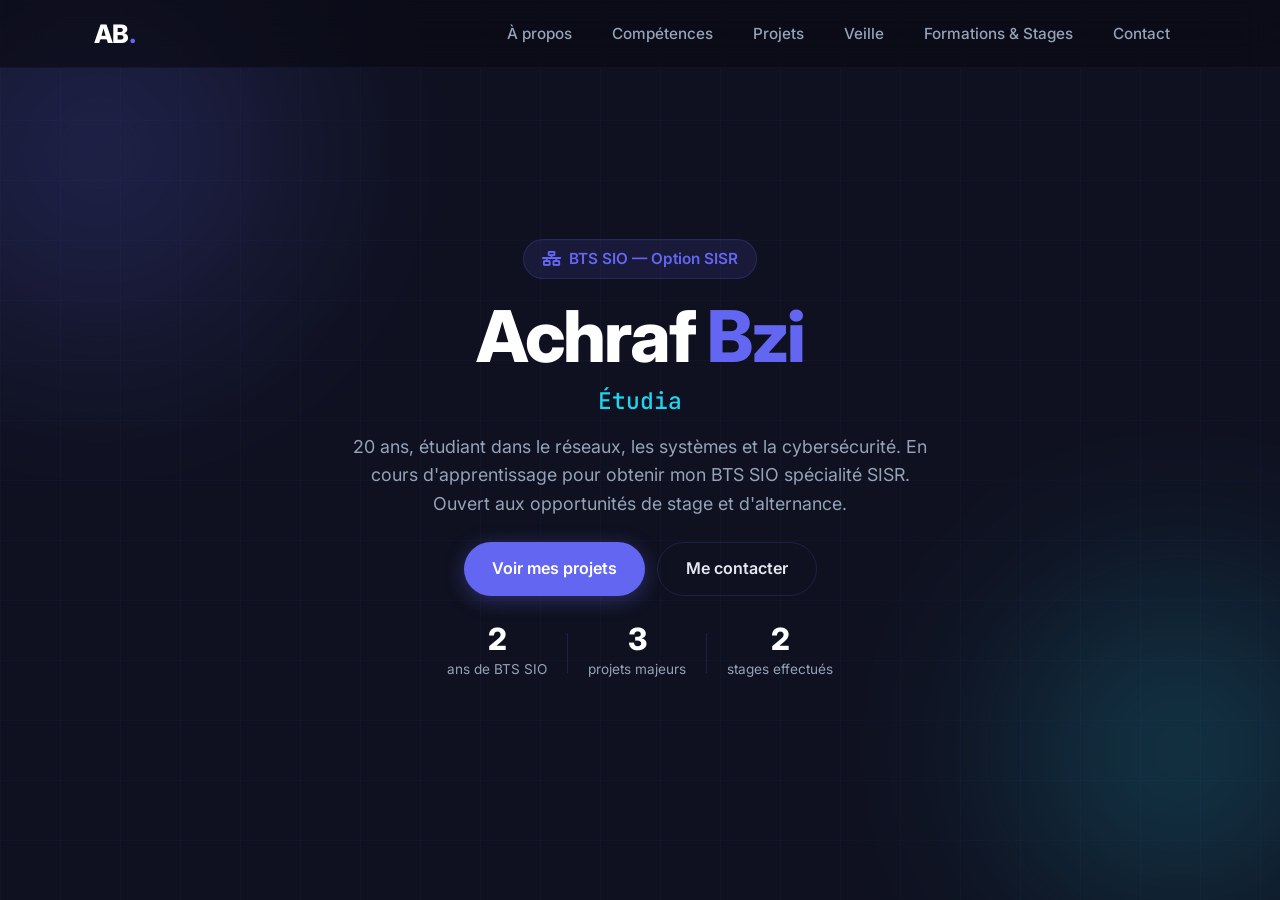
<file: index.html>
<!DOCTYPE html>
<html lang="fr">
<head>
  <meta charset="UTF-8" />
  <meta name="viewport" content="width=device-width, initial-scale=1.0" />
  <title>Achraf Bzi — Portfolio BTS SIO SISR</title>
  <link rel="stylesheet" href="style.css" />
  <link rel="preconnect" href="https://fonts.googleapis.com" />
  <link rel="preconnect" href="https://fonts.gstatic.com" crossorigin />
  <link href="https://fonts.googleapis.com/css2?family=Inter:wght@300;400;500;600;700;800&family=JetBrains+Mono:wght@400;500&display=swap" rel="stylesheet" />
  <link rel="stylesheet" href="https://cdnjs.cloudflare.com/ajax/libs/font-awesome/6.5.0/css/all.min.css" />
</head>
<body class="home-page">

  <nav id="navbar">
    <div class="nav-inner">
      <a class="logo" href="index.html">AB<span class="dot">.</span></a>
      <ul class="nav-links">
        <li><a href="about.html">À propos</a></li>
        <li><a href="skills.html">Compétences</a></li>
        <li><a href="projects.html">Projets</a></li>
        <li><a href="veille.html">Veille</a></li>
        <li><a href="certifications.html">Formations &amp; Stages</a></li>
        <li><a href="contact.html">Contact</a></li>
      </ul>
      <button class="menu-toggle" aria-label="Menu" aria-expanded="false">
        <span></span><span></span><span></span>
      </button>
    </div>
  </nav>

  <section id="hero">
    <div class="hero-bg">
      <div class="grid-overlay"></div>
      <div class="blob blob-1"></div>
      <div class="blob blob-2"></div>
    </div>
    <div class="hero-content">
      <div class="badge">
        <i class="fa-solid fa-network-wired"></i>
        BTS SIO — Option SISR
      </div>
      <h1>Achraf <span class="accent">Bzi</span></h1>
      <p class="hero-sub">Étudiant BTS SIO SISR — Lycée Saint-John Perse, Pau</p>
      <p class="hero-desc">
        20 ans, étudiant dans le réseaux, les systèmes et la cybersécurité.
        En cours d'apprentissage pour obtenir mon BTS SIO spécialité SISR.
        Ouvert aux opportunités de stage et d'alternance.
      </p>
      <div class="hero-actions">
        <a href="projects.html" class="btn btn-primary">Voir mes projets</a>
        <a href="contact.html" class="btn btn-outline">Me contacter</a>
      </div>
      <div class="hero-stats">
        <div class="stat"><span class="stat-num">2</span><span class="stat-label">ans de BTS SIO</span></div>
        <div class="stat-divider"></div>
        <div class="stat"><span class="stat-num">3</span><span class="stat-label">projets majeurs</span></div>
        <div class="stat-divider"></div>
        <div class="stat"><span class="stat-num">2</span><span class="stat-label">stages effectués</span></div>
      </div>
    </div>
  </section>

  <button class="back-to-top" id="backToTop" aria-label="Retour en haut">
    <i class="fa-solid fa-chevron-up"></i>
  </button>

  <script src="script.js"></script>
</body>
</html>
</file>
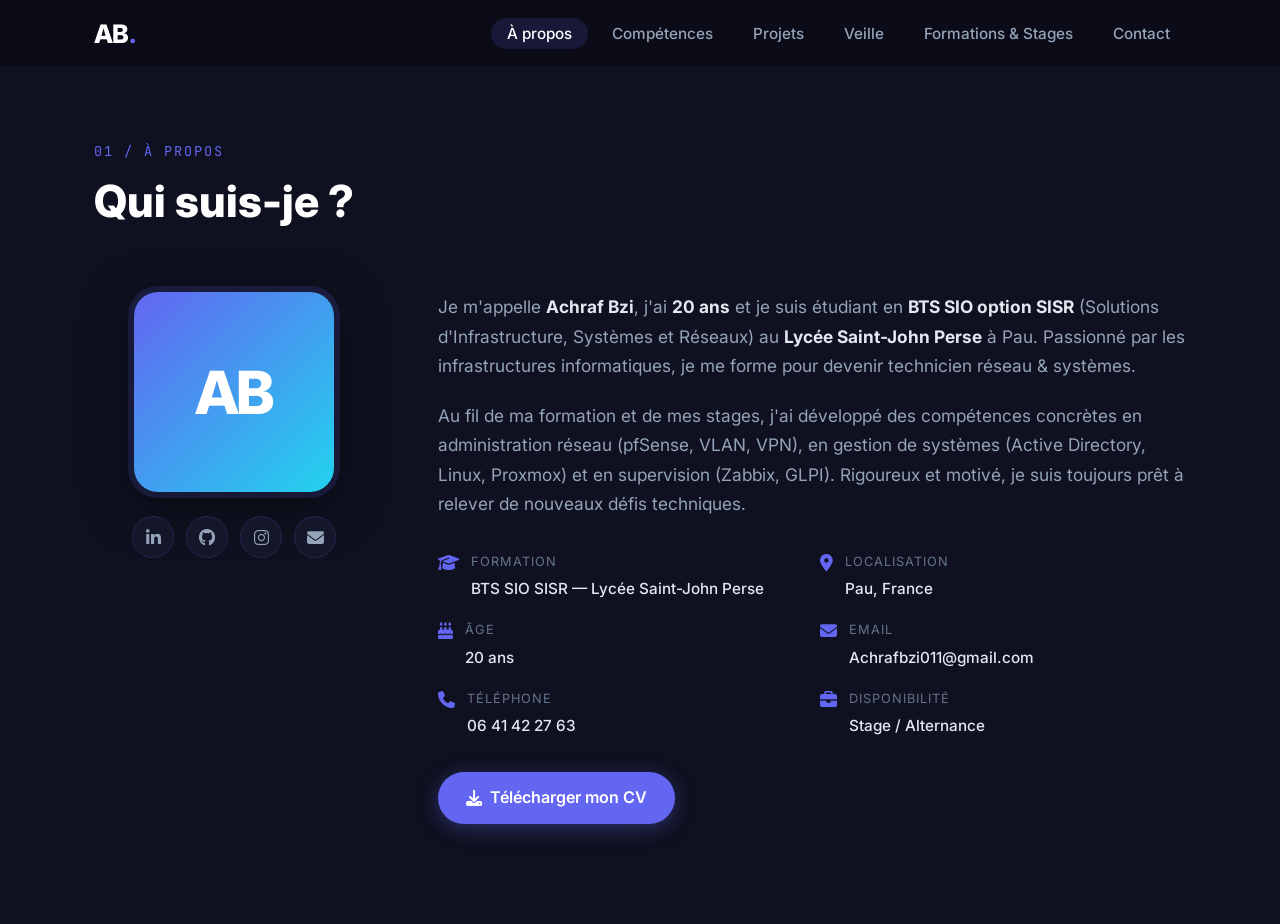
<file: about.html>
<!DOCTYPE html>
<html lang="fr">
<head>
  <meta charset="UTF-8" />
  <meta name="viewport" content="width=device-width, initial-scale=1.0" />
  <title>À propos — Achraf Bzi</title>
  <link rel="stylesheet" href="style.css" />
  <link rel="preconnect" href="https://fonts.googleapis.com" />
  <link rel="preconnect" href="https://fonts.gstatic.com" crossorigin />
  <link href="https://fonts.googleapis.com/css2?family=Inter:wght@300;400;500;600;700;800&family=JetBrains+Mono:wght@400;500&display=swap" rel="stylesheet" />
  <link rel="stylesheet" href="https://cdnjs.cloudflare.com/ajax/libs/font-awesome/6.5.0/css/all.min.css" />
</head>
<body>

  <!-- ─── NAVIGATION ──────────────────────────────────────────── -->
  <nav id="navbar">
    <div class="nav-inner">
      <a class="logo" href="index.html">AB<span class="dot">.</span></a>
      <ul class="nav-links">
        <li><a href="about.html">À propos</a></li>
        <li><a href="skills.html">Compétences</a></li>
        <li><a href="projects.html">Projets</a></li>
        <li><a href="veille.html">Veille</a></li>
        <li><a href="certifications.html">Formations &amp; Stages</a></li>
        <li><a href="contact.html">Contact</a></li>
      </ul>
      <button class="menu-toggle" aria-label="Menu" aria-expanded="false">
        <span></span><span></span><span></span>
      </button>
    </div>
  </nav>

  <!-- ─── À PROPOS ──────────────────────────────────────────────── -->
  <section id="about" class="page-section">
    <div class="container">
      <div class="section-header">
        <span class="section-tag">01 / À propos</span>
        <h2>Qui suis-je ?</h2>
      </div>
      <div class="about-grid">
        <div class="about-avatar">
          <div class="avatar-frame">
            <div class="avatar-initials">AB</div>
          </div>
          <div class="about-socials">
            <a href="https://www.linkedin.com/in/achraf-bzi-712948318/" target="_blank" aria-label="LinkedIn"><i class="fa-brands fa-linkedin-in"></i></a>
            <a href="https://github.com/achrafbzi" target="_blank" aria-label="GitHub"><i class="fa-brands fa-github"></i></a>
            <a href="https://www.instagram.com/rodero_640?igsh=MXhveGF2YnRkdTRu" target="_blank" aria-label="Instagram"><i class="fa-brands fa-instagram"></i></a>
            <a href="mailto:Achrafbzi011@gmail.com" aria-label="Email"><i class="fa-solid fa-envelope"></i></a>
          </div>
        </div>
        <div class="about-text">
          <p>
            Je m'appelle <strong>Achraf Bzi</strong>, j'ai <strong>20 ans</strong> et je suis étudiant en
            <strong>BTS SIO option SISR</strong> (Solutions d'Infrastructure, Systèmes et Réseaux)
            au <strong>Lycée Saint-John Perse</strong> à Pau. Passionné par les infrastructures
            informatiques, je me forme pour devenir technicien réseau &amp; systèmes.
          </p>
          <p>
            Au fil de ma formation et de mes stages, j'ai développé des compétences concrètes
            en administration réseau (pfSense, VLAN, VPN), en gestion de systèmes (Active Directory,
            Linux, Proxmox) et en supervision (Zabbix, GLPI). Rigoureux et motivé,
            je suis toujours prêt à relever de nouveaux défis techniques.
          </p>
          <div class="about-info">
            <div class="info-item">
              <i class="fa-solid fa-graduation-cap"></i>
              <div>
                <span class="info-label">Formation</span>
                <span class="info-value">BTS SIO SISR — Lycée Saint-John Perse</span>
              </div>
            </div>
            <div class="info-item">
              <i class="fa-solid fa-location-dot"></i>
              <div>
                <span class="info-label">Localisation</span>
                <span class="info-value">Pau, France</span>
              </div>
            </div>
            <div class="info-item">
              <i class="fa-solid fa-cake-candles"></i>
              <div>
                <span class="info-label">Âge</span>
                <span class="info-value">20 ans</span>
              </div>
            </div>
            <div class="info-item">
              <i class="fa-solid fa-envelope"></i>
              <div>
                <span class="info-label">Email</span>
                <span class="info-value">Achrafbzi011@gmail.com</span>
              </div>
            </div>
            <div class="info-item">
              <i class="fa-solid fa-phone"></i>
              <div>
                <span class="info-label">Téléphone</span>
                <span class="info-value">06 41 42 27 63</span>
              </div>
            </div>
            <div class="info-item">
              <i class="fa-solid fa-briefcase"></i>
              <div>
                <span class="info-label">Disponibilité</span>
                <span class="info-value">Stage / Alternance</span>
              </div>
            </div>
          </div>
          <a href="https://162a2480-e579-4713-9276-e9817bc5ad1e.filesusr.com/ugd/4071c5_e08cdbd5f2574f6185d34618495d76d2.pdf" class="btn btn-primary" target="_blank">
            <i class="fa-solid fa-download"></i> Télécharger mon CV
          </a>
        </div>
      </div>
    </div>
  </section>

  <button class="back-to-top" id="backToTop" aria-label="Retour en haut">
    <i class="fa-solid fa-chevron-up"></i>
  </button>

  <script src="script.js"></script>
</body>
</html>
</file>
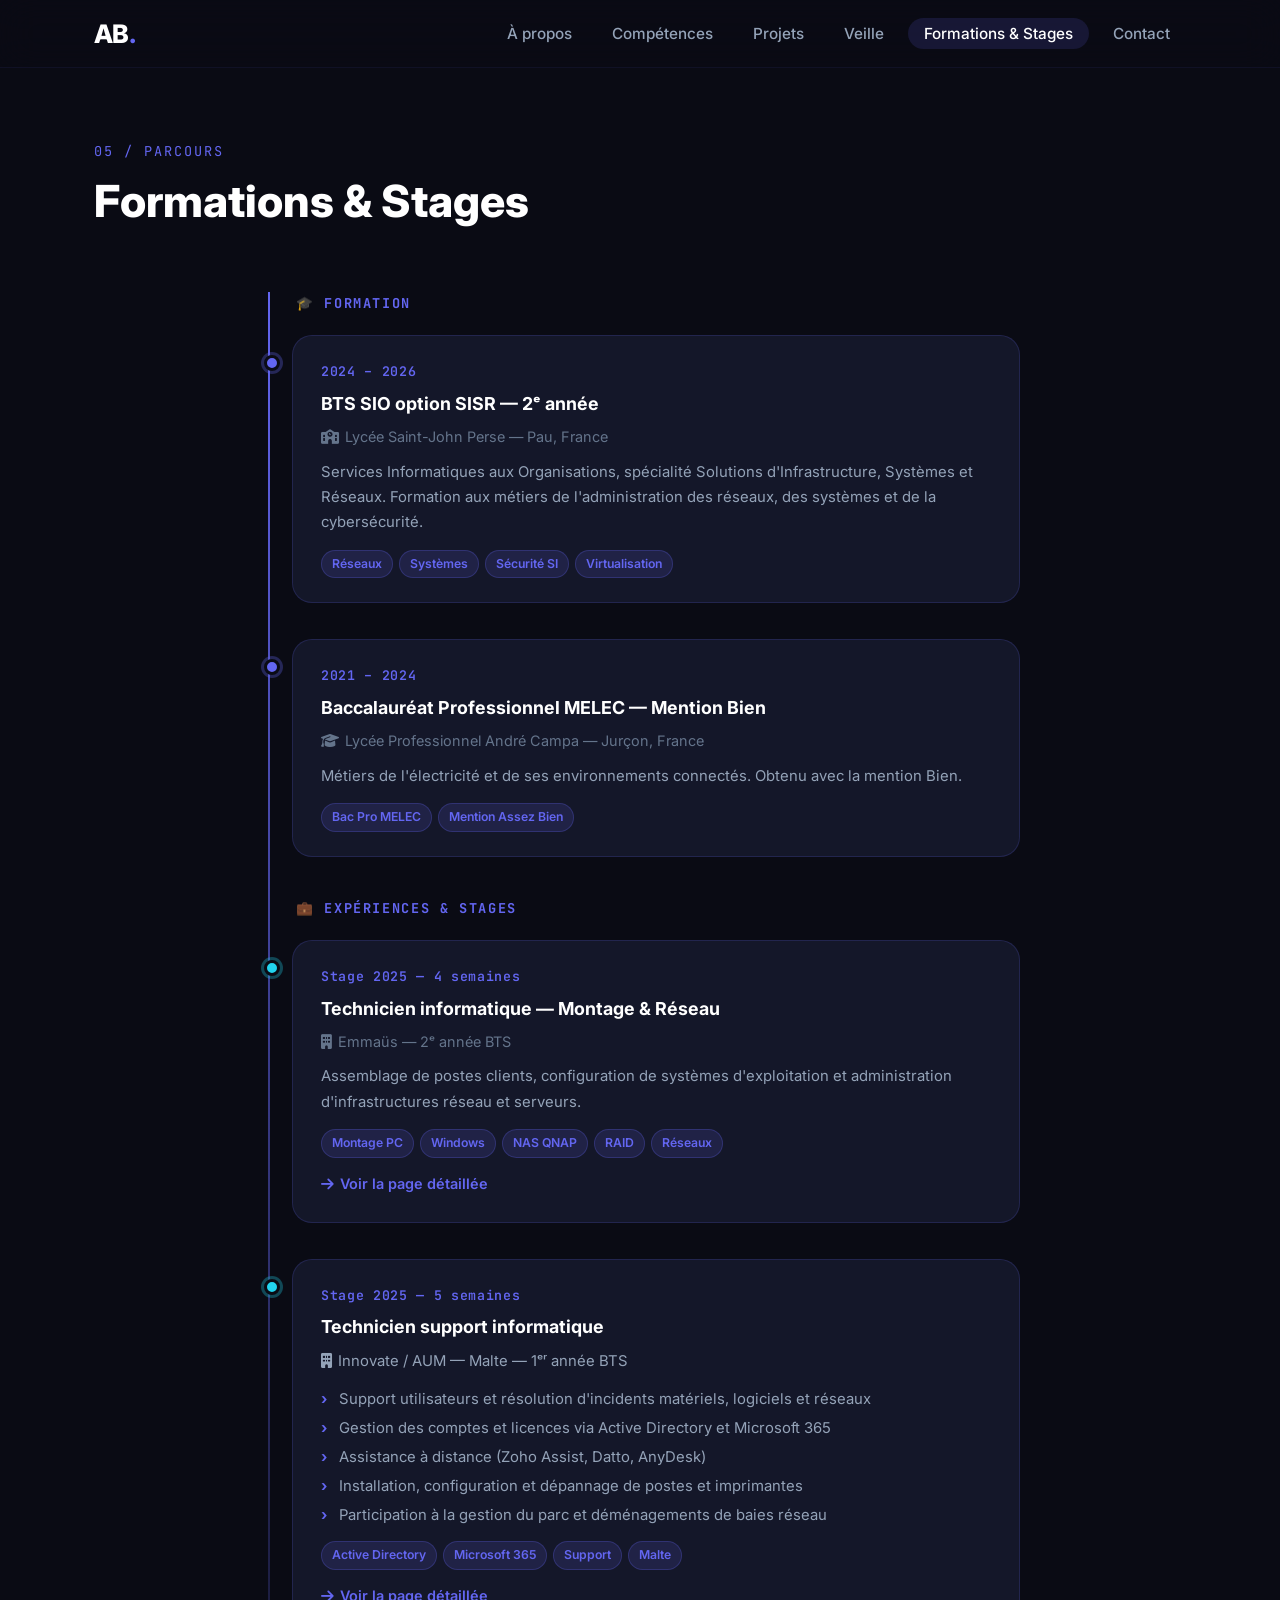
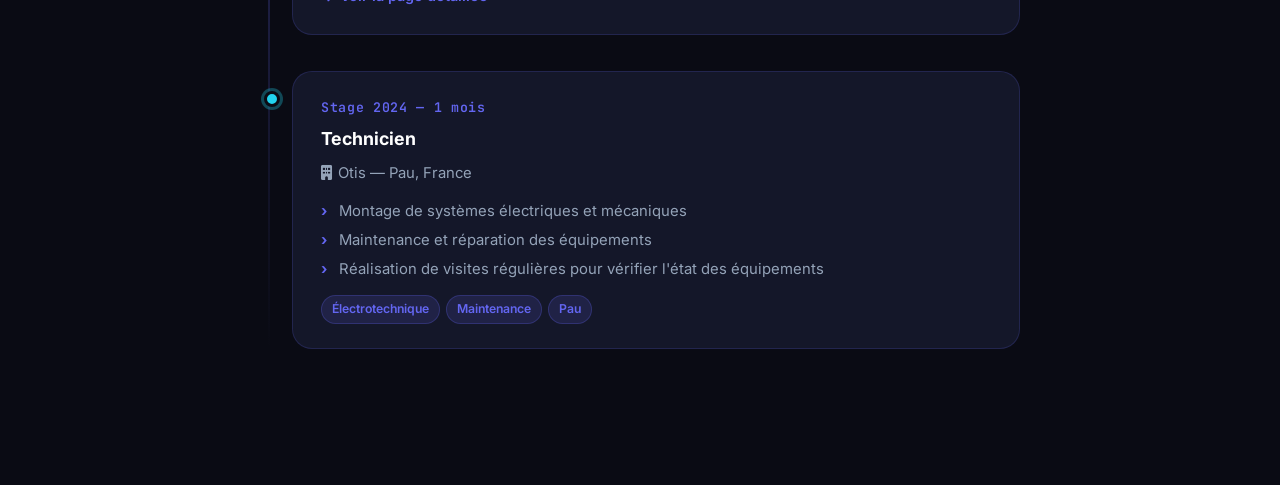
<file: certifications.html>
<!DOCTYPE html>
<html lang="fr">
<head>
  <meta charset="UTF-8" />
  <meta name="viewport" content="width=device-width, initial-scale=1.0" />
  <title>Formations &amp; Stages — Achraf Bzi</title>
  <link rel="stylesheet" href="style.css" />
  <link rel="preconnect" href="https://fonts.googleapis.com" />
  <link rel="preconnect" href="https://fonts.gstatic.com" crossorigin />
  <link href="https://fonts.googleapis.com/css2?family=Inter:wght@300;400;500;600;700;800&family=JetBrains+Mono:wght@400;500&display=swap" rel="stylesheet" />
  <link rel="stylesheet" href="https://cdnjs.cloudflare.com/ajax/libs/font-awesome/6.5.0/css/all.min.css" />
</head>
<body>

  <!-- ─── NAVIGATION ──────────────────────────────────────────── -->
  <nav id="navbar">
    <div class="nav-inner">
      <a class="logo" href="index.html">AB<span class="dot">.</span></a>
      <ul class="nav-links">
        <li><a href="about.html">À propos</a></li>
        <li><a href="skills.html">Compétences</a></li>
        <li><a href="projects.html">Projets</a></li>
        <li><a href="veille.html">Veille</a></li>
        <li><a href="certifications.html">Formations &amp; Stages</a></li>
        <li><a href="contact.html">Contact</a></li>
      </ul>
      <button class="menu-toggle" aria-label="Menu" aria-expanded="false">
        <span></span><span></span><span></span>
      </button>
    </div>
  </nav>

  <!-- ─── CERTIFICATIONS ────────────────────────────────────────── -->
  <section id="certifications" class="page-section">
    <div class="container">
      <div class="section-header">
        <span class="section-tag">05 / Parcours</span>
        <h2>Formations &amp; Stages</h2>
      </div>
      <div class="timeline">

        <!-- FORMATIONS -->
        <div class="timeline-section-label">🎓 Formation</div>

        <div class="timeline-item">
          <div class="timeline-dot"></div>
          <div class="timeline-card">
            <div class="timeline-date">2024 – 2026</div>
            <h3>BTS SIO option SISR — 2ᵉ année</h3>
            <p class="timeline-org"><i class="fa-solid fa-school"></i> Lycée Saint-John Perse — Pau, France</p>
            <p>Services Informatiques aux Organisations, spécialité Solutions d'Infrastructure, Systèmes et Réseaux. Formation aux métiers de l'administration des réseaux, des systèmes et de la cybersécurité.</p>
            <div class="timeline-tags">
              <span class="tag">Réseaux</span><span class="tag">Systèmes</span><span class="tag">Sécurité SI</span><span class="tag">Virtualisation</span>
            </div>
          </div>
        </div>

        <div class="timeline-item">
          <div class="timeline-dot"></div>
          <div class="timeline-card">
            <div class="timeline-date">2021 – 2024</div>
            <h3>Baccalauréat Professionnel MELEC — Mention Bien</h3>
            <p class="timeline-org"><i class="fa-solid fa-graduation-cap"></i> Lycée Professionnel André Campa — Jurçon, France</p>
            <p>Métiers de l'électricité et de ses environnements connectés. Obtenu avec la mention Bien.</p>
            <div class="timeline-tags">
              <span class="tag">Bac Pro MELEC</span><span class="tag">Mention Assez Bien</span>
            </div>
          </div>
        </div>

        <!-- STAGES -->
        <div class="timeline-section-label">💼 Expériences &amp; Stages</div>

        <div class="timeline-item">
          <div class="timeline-dot timeline-dot--accent"></div>
          <div class="timeline-card">
            <div class="timeline-date">Stage 2025 — 4 semaines</div>
            <h3>Technicien informatique — Montage &amp; Réseau</h3>
            <p class="timeline-org"><i class="fa-solid fa-building"></i> Emmaüs — 2ᵉ année BTS</p>
            <p>Assemblage de postes clients, configuration de systèmes d'exploitation et administration d'infrastructures réseau et serveurs.</p>
            <div class="timeline-tags">
              <span class="tag">Montage PC</span><span class="tag">Windows</span><span class="tag">NAS QNAP</span><span class="tag">RAID</span><span class="tag">Réseaux</span>
            </div>
            <a href="experience-emmaus.html" class="timeline-link"><i class="fa-solid fa-arrow-right"></i> Voir la page détaillée</a>
          </div>
        </div>

        <div class="timeline-item">
          <div class="timeline-dot timeline-dot--accent"></div>
          <div class="timeline-card">
            <div class="timeline-date">Stage 2025 — 5 semaines</div>
            <h3>Technicien support informatique</h3>
            <p class="timeline-org"><i class="fa-solid fa-building"></i> Innovate / AUM — Malte — 1ᵉʳ année BTS</p>
            <ul class="timeline-list">
              <li>Support utilisateurs et résolution d'incidents matériels, logiciels et réseaux</li>
              <li>Gestion des comptes et licences via Active Directory et Microsoft 365</li>
              <li>Assistance à distance (Zoho Assist, Datto, AnyDesk)</li>
              <li>Installation, configuration et dépannage de postes et imprimantes</li>
              <li>Participation à la gestion du parc et déménagements de baies réseau</li>
            </ul>
            <div class="timeline-tags">
              <span class="tag">Active Directory</span><span class="tag">Microsoft 365</span><span class="tag">Support</span><span class="tag">Malte</span>
            </div>
            <a href="experience-innovate.html" class="timeline-link"><i class="fa-solid fa-arrow-right"></i> Voir la page détaillée</a>
          </div>
        </div>

        <div class="timeline-item">
          <div class="timeline-dot timeline-dot--accent"></div>
          <div class="timeline-card">
            <div class="timeline-date">Stage 2024 — 1 mois</div>
            <h3>Technicien</h3>
            <p class="timeline-org"><i class="fa-solid fa-building"></i> Otis — Pau, France</p>
            <ul class="timeline-list">
              <li>Montage de systèmes électriques et mécaniques</li>
              <li>Maintenance et réparation des équipements</li>
              <li>Réalisation de visites régulières pour vérifier l'état des équipements</li>
            </ul>
            <div class="timeline-tags">
              <span class="tag">Électrotechnique</span><span class="tag">Maintenance</span><span class="tag">Pau</span>
            </div>
          </div>
        </div>

      </div>
    </div>
  </section>

  <button class="back-to-top" id="backToTop" aria-label="Retour en haut">
    <i class="fa-solid fa-chevron-up"></i>
  </button>

  <script src="script.js"></script>
</body>
</html>
</file>
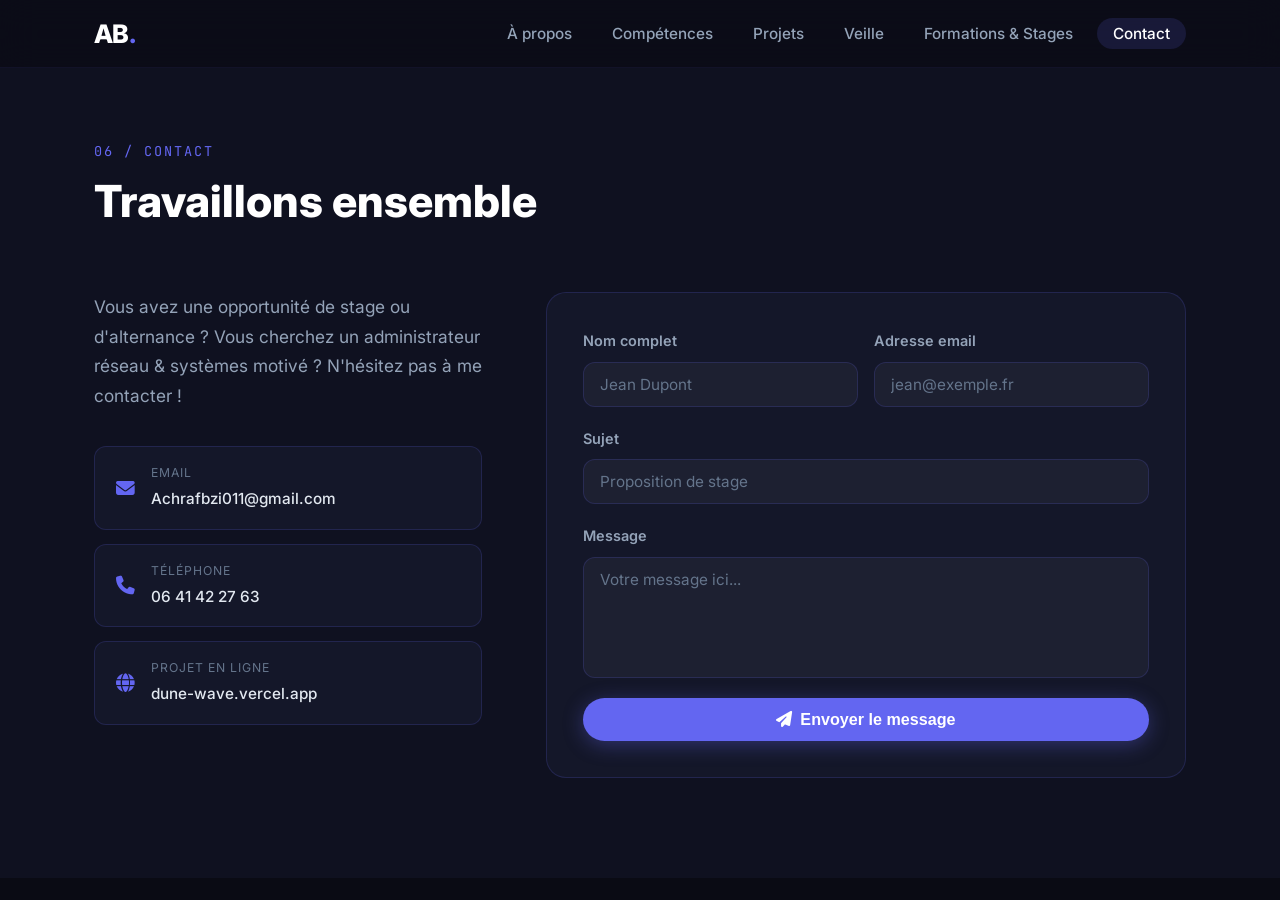
<file: contact.html>
<!DOCTYPE html>
<html lang="fr">
<head>
  <meta charset="UTF-8" />
  <meta name="viewport" content="width=device-width, initial-scale=1.0" />
  <title>Contact — Achraf Bzi</title>
  <link rel="stylesheet" href="style.css" />
  <link rel="preconnect" href="https://fonts.googleapis.com" />
  <link rel="preconnect" href="https://fonts.gstatic.com" crossorigin />
  <link href="https://fonts.googleapis.com/css2?family=Inter:wght@300;400;500;600;700;800&family=JetBrains+Mono:wght@400;500&display=swap" rel="stylesheet" />
  <link rel="stylesheet" href="https://cdnjs.cloudflare.com/ajax/libs/font-awesome/6.5.0/css/all.min.css" />
</head>
<body>

  <!-- ─── NAVIGATION ──────────────────────────────────────────── -->
  <nav id="navbar">
    <div class="nav-inner">
      <a class="logo" href="index.html">AB<span class="dot">.</span></a>
      <ul class="nav-links">
        <li><a href="about.html">À propos</a></li>
        <li><a href="skills.html">Compétences</a></li>
        <li><a href="projects.html">Projets</a></li>
        <li><a href="veille.html">Veille</a></li>
        <li><a href="certifications.html">Formations &amp; Stages</a></li>
        <li><a href="contact.html">Contact</a></li>
      </ul>
      <button class="menu-toggle" aria-label="Menu" aria-expanded="false">
        <span></span><span></span><span></span>
      </button>
    </div>
  </nav>

  <!-- ─── CONTACT ───────────────────────────────────────────────── -->
  <section id="contact" class="page-section">
    <div class="container">
      <div class="section-header">
        <span class="section-tag">06 / Contact</span>
        <h2>Travaillons ensemble</h2>
      </div>
      <div class="contact-grid">
        <div class="contact-info">
          <p>Vous avez une opportunité de stage ou d'alternance ? Vous cherchez un administrateur réseau &amp; systèmes motivé ? N'hésitez pas à me contacter !</p>
          <div class="contact-cards">
            <a href="mailto:Achrafbzi011@gmail.com" class="contact-card">
              <i class="fa-solid fa-envelope"></i>
              <div>
                <span class="contact-label">Email</span>
                <span class="contact-value">Achrafbzi011@gmail.com</span>
              </div>
            </a>
            <a href="tel:0641422763" class="contact-card">
              <i class="fa-solid fa-phone"></i>
              <div>
                <span class="contact-label">Téléphone</span>
                <span class="contact-value">06 41 42 27 63</span>
              </div>
            </a>
            <a href="https://dune-wave.vercel.app/" target="_blank" class="contact-card">
              <i class="fa-solid fa-globe"></i>
              <div>
                <span class="contact-label">Projet en ligne</span>
                <span class="contact-value">dune-wave.vercel.app</span>
              </div>
            </a>
          </div>
        </div>
        <form class="contact-form" id="contactForm" novalidate>
          <div class="form-row">
            <div class="form-group">
              <label for="name">Nom complet</label>
              <input type="text" id="name" name="name" placeholder="Jean Dupont" required />
            </div>
            <div class="form-group">
              <label for="email">Adresse email</label>
              <input type="email" id="email" name="email" placeholder="jean@exemple.fr" required />
            </div>
          </div>
          <div class="form-group">
            <label for="subject">Sujet</label>
            <input type="text" id="subject" name="subject" placeholder="Proposition de stage" required />
          </div>
          <div class="form-group">
            <label for="message">Message</label>
            <textarea id="message" name="message" rows="5" placeholder="Votre message ici..." required></textarea>
          </div>
          <button type="submit" class="btn btn-primary btn-full">
            <i class="fa-solid fa-paper-plane"></i> Envoyer le message
          </button>
          <p class="form-success" id="formSuccess">✅ Message envoyé avec succès !</p>
        </form>
      </div>
    </div>
  </section>

  <button class="back-to-top" id="backToTop" aria-label="Retour en haut">
    <i class="fa-solid fa-chevron-up"></i>
  </button>

  <script src="script.js"></script>
</body>
</html>
</file>
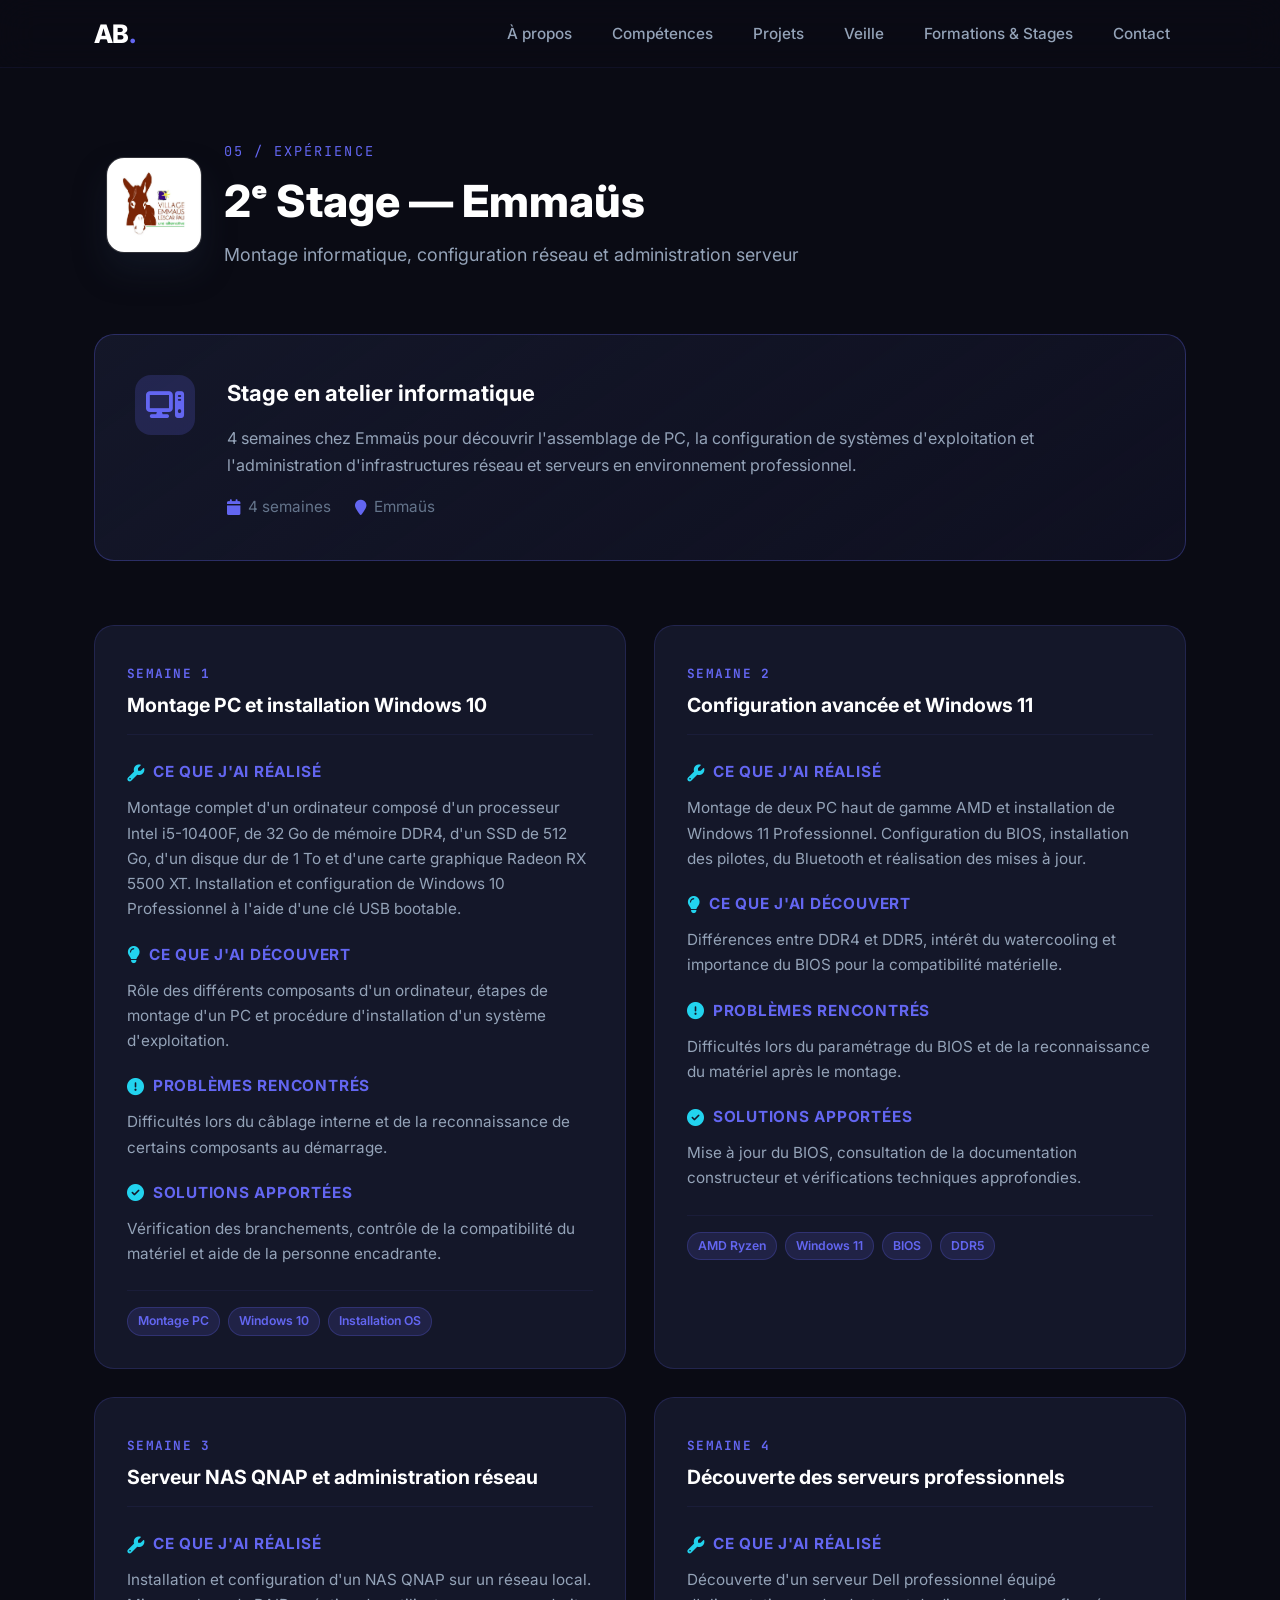
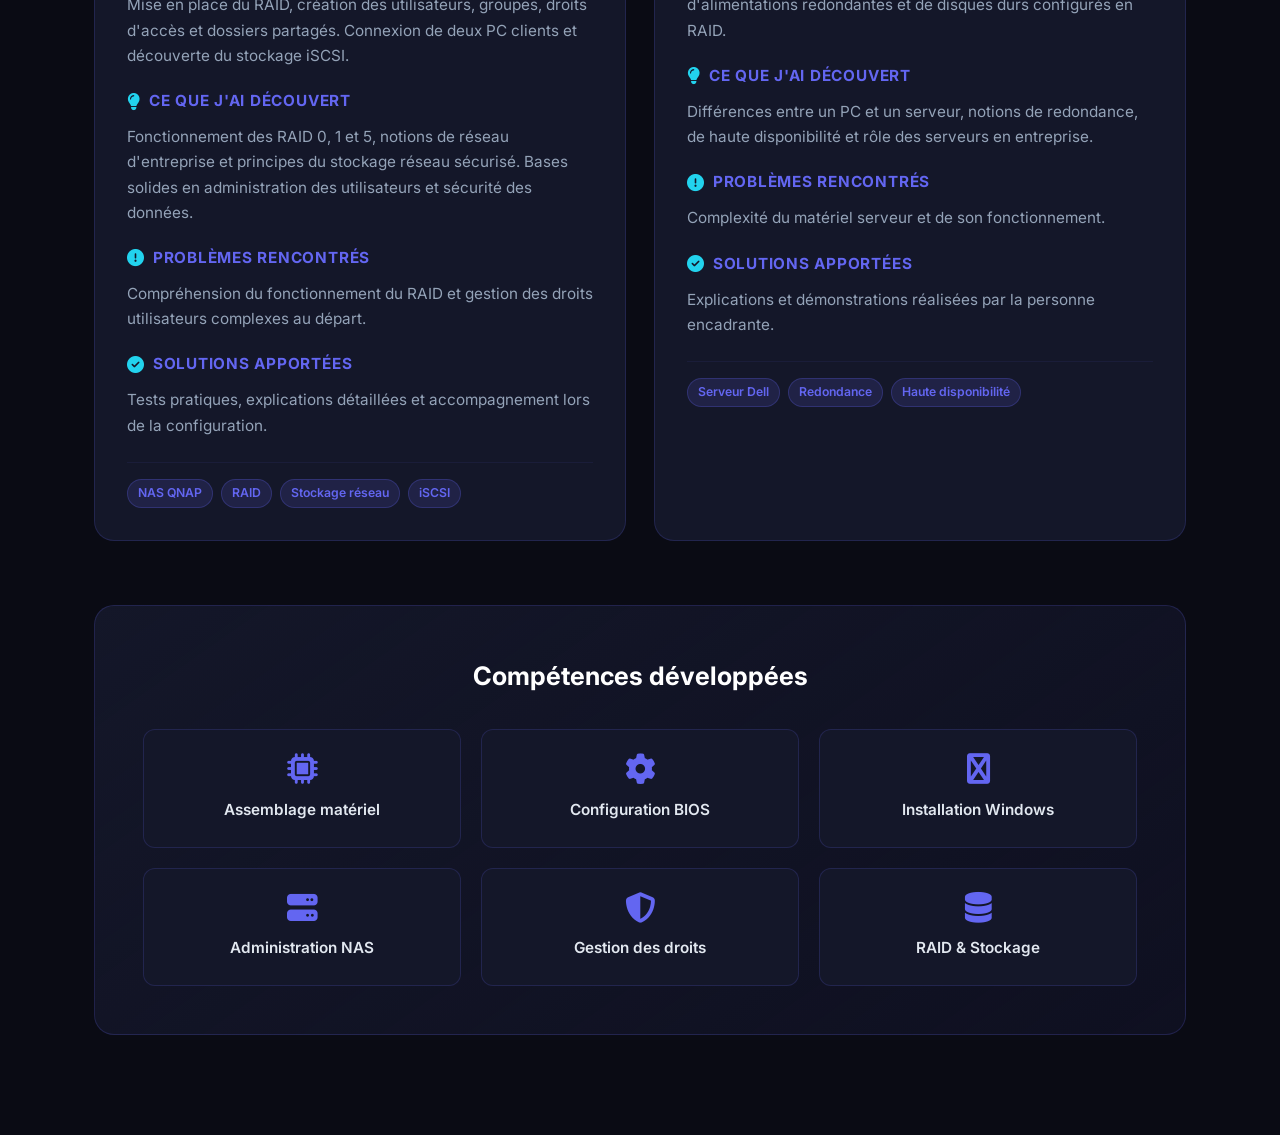
<file: experience-emmaus.html>
<!DOCTYPE html>
<html lang="fr">
<head>
  <meta charset="UTF-8" />
  <meta name="viewport" content="width=device-width, initial-scale=1.0" />
  <title>2ᵉ Stage BTS — Emmaüs — Achraf Bzi</title>
  <link rel="stylesheet" href="style.css" />
  <link rel="preconnect" href="https://fonts.googleapis.com" />
  <link rel="preconnect" href="https://fonts.gstatic.com" crossorigin />
  <link href="https://fonts.googleapis.com/css2?family=Inter:wght@300;400;500;600;700;800&family=JetBrains+Mono:wght@400;500&display=swap" rel="stylesheet" />
  <link rel="stylesheet" href="https://cdnjs.cloudflare.com/ajax/libs/font-awesome/6.5.0/css/all.min.css" />
</head>
<body>

  <!-- ─── NAVIGATION ──────────────────────────────────────────── -->
  <nav id="navbar">
    <div class="nav-inner">
      <a class="logo" href="index.html">AB<span class="dot">.</span></a>
      <ul class="nav-links">
        <li><a href="about.html">À propos</a></li>
        <li><a href="skills.html">Compétences</a></li>
        <li><a href="projects.html">Projets</a></li>
        <li><a href="veille.html">Veille</a></li>
        <li><a href="certifications.html">Formations &amp; Stages</a></li>
        <li><a href="contact.html">Contact</a></li>
      </ul>
      <button class="menu-toggle" aria-label="Menu" aria-expanded="false">
        <span></span><span></span><span></span>
      </button>
    </div>
  </nav>

  <!-- ─── STAGE EMMAÜS ───────────────────────────────────────────── -->
  <section id="experience" class="page-section">
    <div class="container">
      <div class="section-header">
        <div class="section-header-row">
          <img src="image/logo-emmaus.jpg" alt="Logo Emmaüs" class="emmaus-logo" />
          <div class="header-copy">
            <span class="section-tag">05 / Expérience</span>
            <h2>2ᵉ Stage — Emmaüs</h2>
            <p class="section-subtitle">Montage informatique, configuration réseau et administration serveur</p>
          </div>
        </div>
      </div>

      <!-- INTRO -->
      <div class="experience-intro">
        <div class="intro-card">
          <div class="intro-icon"><i class="fa-solid fa-computer"></i></div>
          <div class="intro-content">
            <h3>Stage en atelier informatique</h3>
            <p>4 semaines chez Emmaüs pour découvrir l'assemblage de PC, la configuration de systèmes d'exploitation et l'administration d'infrastructures réseau et serveurs en environnement professionnel.</p>
            <div class="intro-meta">
              <span><i class="fa-solid fa-calendar"></i> 4 semaines</span>
              <span><i class="fa-solid fa-map-marker"></i> Emmaüs</span>
            </div>
          </div>
        </div>
      </div>

      <!-- SEMAINES -->
      <div class="weeks-grid">

        <!-- SEMAINE 1 -->
        <article class="week-card">
          <div class="week-header">
            <span class="week-number">Semaine 1</span>
            <h3>Montage PC et installation Windows 10</h3>
          </div>
          
          <div class="week-section">
            <h4><i class="fa-solid fa-wrench"></i> Ce que j'ai réalisé</h4>
            <p>Montage complet d'un ordinateur composé d'un processeur Intel i5-10400F, de 32 Go de mémoire DDR4, d'un SSD de 512 Go, d'un disque dur de 1 To et d'une carte graphique Radeon RX 5500 XT. Installation et configuration de Windows 10 Professionnel à l'aide d'une clé USB bootable.</p>
          </div>

          <div class="week-section">
            <h4><i class="fa-solid fa-lightbulb"></i> Ce que j'ai découvert</h4>
            <p>Rôle des différents composants d'un ordinateur, étapes de montage d'un PC et procédure d'installation d'un système d'exploitation.</p>
          </div>

          <div class="week-section">
            <h4><i class="fa-solid fa-circle-exclamation"></i> Problèmes rencontrés</h4>
            <p>Difficultés lors du câblage interne et de la reconnaissance de certains composants au démarrage.</p>
          </div>

          <div class="week-section">
            <h4><i class="fa-solid fa-check-circle"></i> Solutions apportées</h4>
            <p>Vérification des branchements, contrôle de la compatibilité du matériel et aide de la personne encadrante.</p>
          </div>

          <div class="week-tags">
            <span class="tag">Montage PC</span>
            <span class="tag">Windows 10</span>
            <span class="tag">Installation OS</span>
          </div>
        </article>

        <!-- SEMAINE 2 -->
        <article class="week-card">
          <div class="week-header">
            <span class="week-number">Semaine 2</span>
            <h3>Configuration avancée et Windows 11</h3>
          </div>
          
          <div class="week-section">
            <h4><i class="fa-solid fa-wrench"></i> Ce que j'ai réalisé</h4>
            <p>Montage de deux PC haut de gamme AMD et installation de Windows 11 Professionnel. Configuration du BIOS, installation des pilotes, du Bluetooth et réalisation des mises à jour.</p>
          </div>

          <div class="week-section">
            <h4><i class="fa-solid fa-lightbulb"></i> Ce que j'ai découvert</h4>
            <p>Différences entre DDR4 et DDR5, intérêt du watercooling et importance du BIOS pour la compatibilité matérielle.</p>
          </div>

          <div class="week-section">
            <h4><i class="fa-solid fa-circle-exclamation"></i> Problèmes rencontrés</h4>
            <p>Difficultés lors du paramétrage du BIOS et de la reconnaissance du matériel après le montage.</p>
          </div>

          <div class="week-section">
            <h4><i class="fa-solid fa-check-circle"></i> Solutions apportées</h4>
            <p>Mise à jour du BIOS, consultation de la documentation constructeur et vérifications techniques approfondies.</p>
          </div>

          <div class="week-tags">
            <span class="tag">AMD Ryzen</span>
            <span class="tag">Windows 11</span>
            <span class="tag">BIOS</span>
            <span class="tag">DDR5</span>
          </div>
        </article>

        <!-- SEMAINE 3 -->
        <article class="week-card">
          <div class="week-header">
            <span class="week-number">Semaine 3</span>
            <h3>Serveur NAS QNAP et administration réseau</h3>
          </div>
          
          <div class="week-section">
            <h4><i class="fa-solid fa-wrench"></i> Ce que j'ai réalisé</h4>
            <p>Installation et configuration d'un NAS QNAP sur un réseau local. Mise en place du RAID, création des utilisateurs, groupes, droits d'accès et dossiers partagés. Connexion de deux PC clients et découverte du stockage iSCSI.</p>
          </div>

          <div class="week-section">
            <h4><i class="fa-solid fa-lightbulb"></i> Ce que j'ai découvert</h4>
            <p>Fonctionnement des RAID 0, 1 et 5, notions de réseau d'entreprise et principes du stockage réseau sécurisé. Bases solides en administration des utilisateurs et sécurité des données.</p>
          </div>

          <div class="week-section">
            <h4><i class="fa-solid fa-circle-exclamation"></i> Problèmes rencontrés</h4>
            <p>Compréhension du fonctionnement du RAID et gestion des droits utilisateurs complexes au départ.</p>
          </div>

          <div class="week-section">
            <h4><i class="fa-solid fa-check-circle"></i> Solutions apportées</h4>
            <p>Tests pratiques, explications détaillées et accompagnement lors de la configuration.</p>
          </div>

          <div class="week-tags">
            <span class="tag">NAS QNAP</span>
            <span class="tag">RAID</span>
            <span class="tag">Stockage réseau</span>
            <span class="tag">iSCSI</span>
          </div>
        </article>

        <!-- SEMAINE 4 -->
        <article class="week-card">
          <div class="week-header">
            <span class="week-number">Semaine 4</span>
            <h3>Découverte des serveurs professionnels</h3>
          </div>
          
          <div class="week-section">
            <h4><i class="fa-solid fa-wrench"></i> Ce que j'ai réalisé</h4>
            <p>Découverte d'un serveur Dell professionnel équipé d'alimentations redondantes et de disques durs configurés en RAID.</p>
          </div>

          <div class="week-section">
            <h4><i class="fa-solid fa-lightbulb"></i> Ce que j'ai découvert</h4>
            <p>Différences entre un PC et un serveur, notions de redondance, de haute disponibilité et rôle des serveurs en entreprise.</p>
          </div>

          <div class="week-section">
            <h4><i class="fa-solid fa-circle-exclamation"></i> Problèmes rencontrés</h4>
            <p>Complexité du matériel serveur et de son fonctionnement.</p>
          </div>

          <div class="week-section">
            <h4><i class="fa-solid fa-check-circle"></i> Solutions apportées</h4>
            <p>Explications et démonstrations réalisées par la personne encadrante.</p>
          </div>

          <div class="week-tags">
            <span class="tag">Serveur Dell</span>
            <span class="tag">Redondance</span>
            <span class="tag">Haute disponibilité</span>
          </div>
        </article>

      </div>

      <!-- RÉSUMÉ COMPÉTENCES -->
      <div class="experience-skills">
        <h3>Compétences développées</h3>
        <div class="skills-list">
          <div class="skill-item">
            <i class="fa-solid fa-microchip"></i>
            <span>Assemblage matériel</span>
          </div>
          <div class="skill-item">
            <i class="fa-solid fa-gear"></i>
            <span>Configuration BIOS</span>
          </div>
          <div class="skill-item">
            <i class="fa-solid fa-windows"></i>
            <span>Installation Windows</span>
          </div>
          <div class="skill-item">
            <i class="fa-solid fa-server"></i>
            <span>Administration NAS</span>
          </div>
          <div class="skill-item">
            <i class="fa-solid fa-shield-halved"></i>
            <span>Gestion des droits</span>
          </div>
          <div class="skill-item">
            <i class="fa-solid fa-database"></i>
            <span>RAID & Stockage</span>
          </div>
        </div>
      </div>

    </div>
  </section>

  <button class="back-to-top" id="backToTop" aria-label="Retour en haut">
    <i class="fa-solid fa-chevron-up"></i>
  </button>

  <script src="script.js"></script>
</body>
</html>
</file>
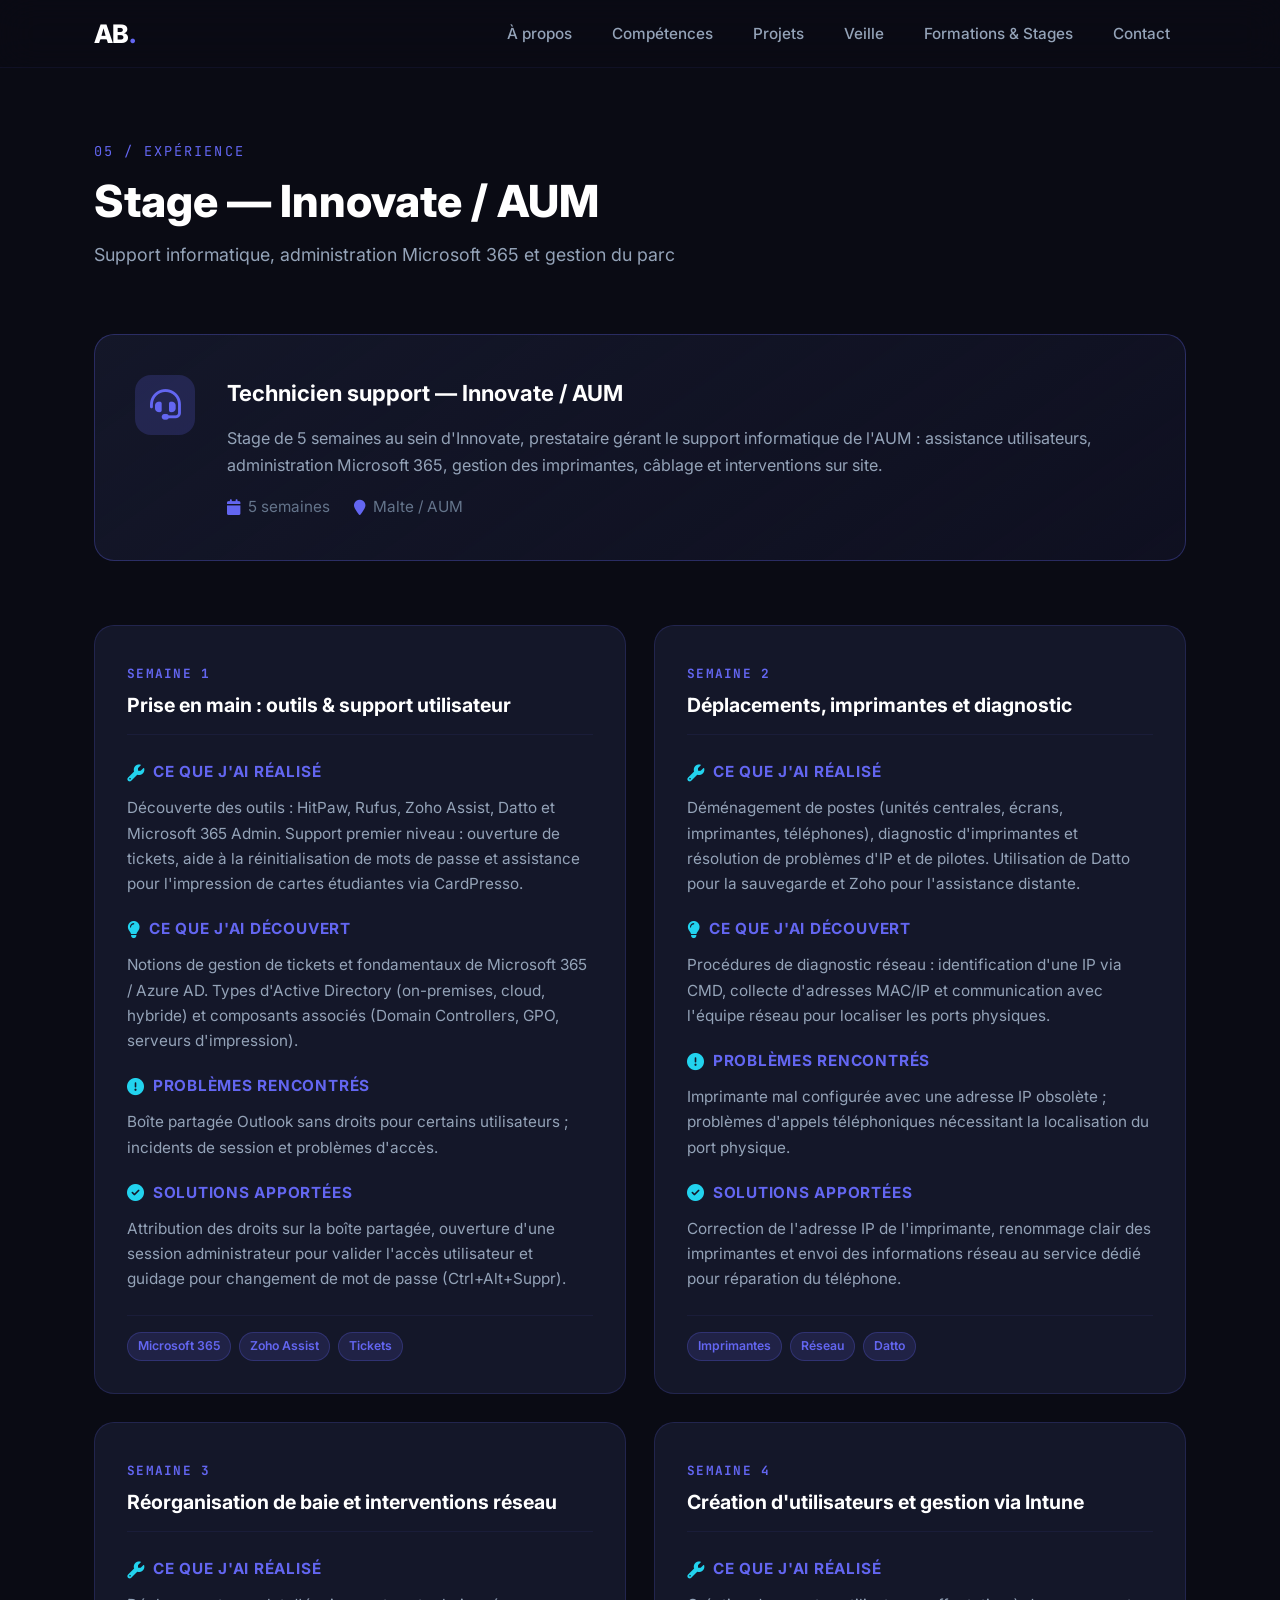
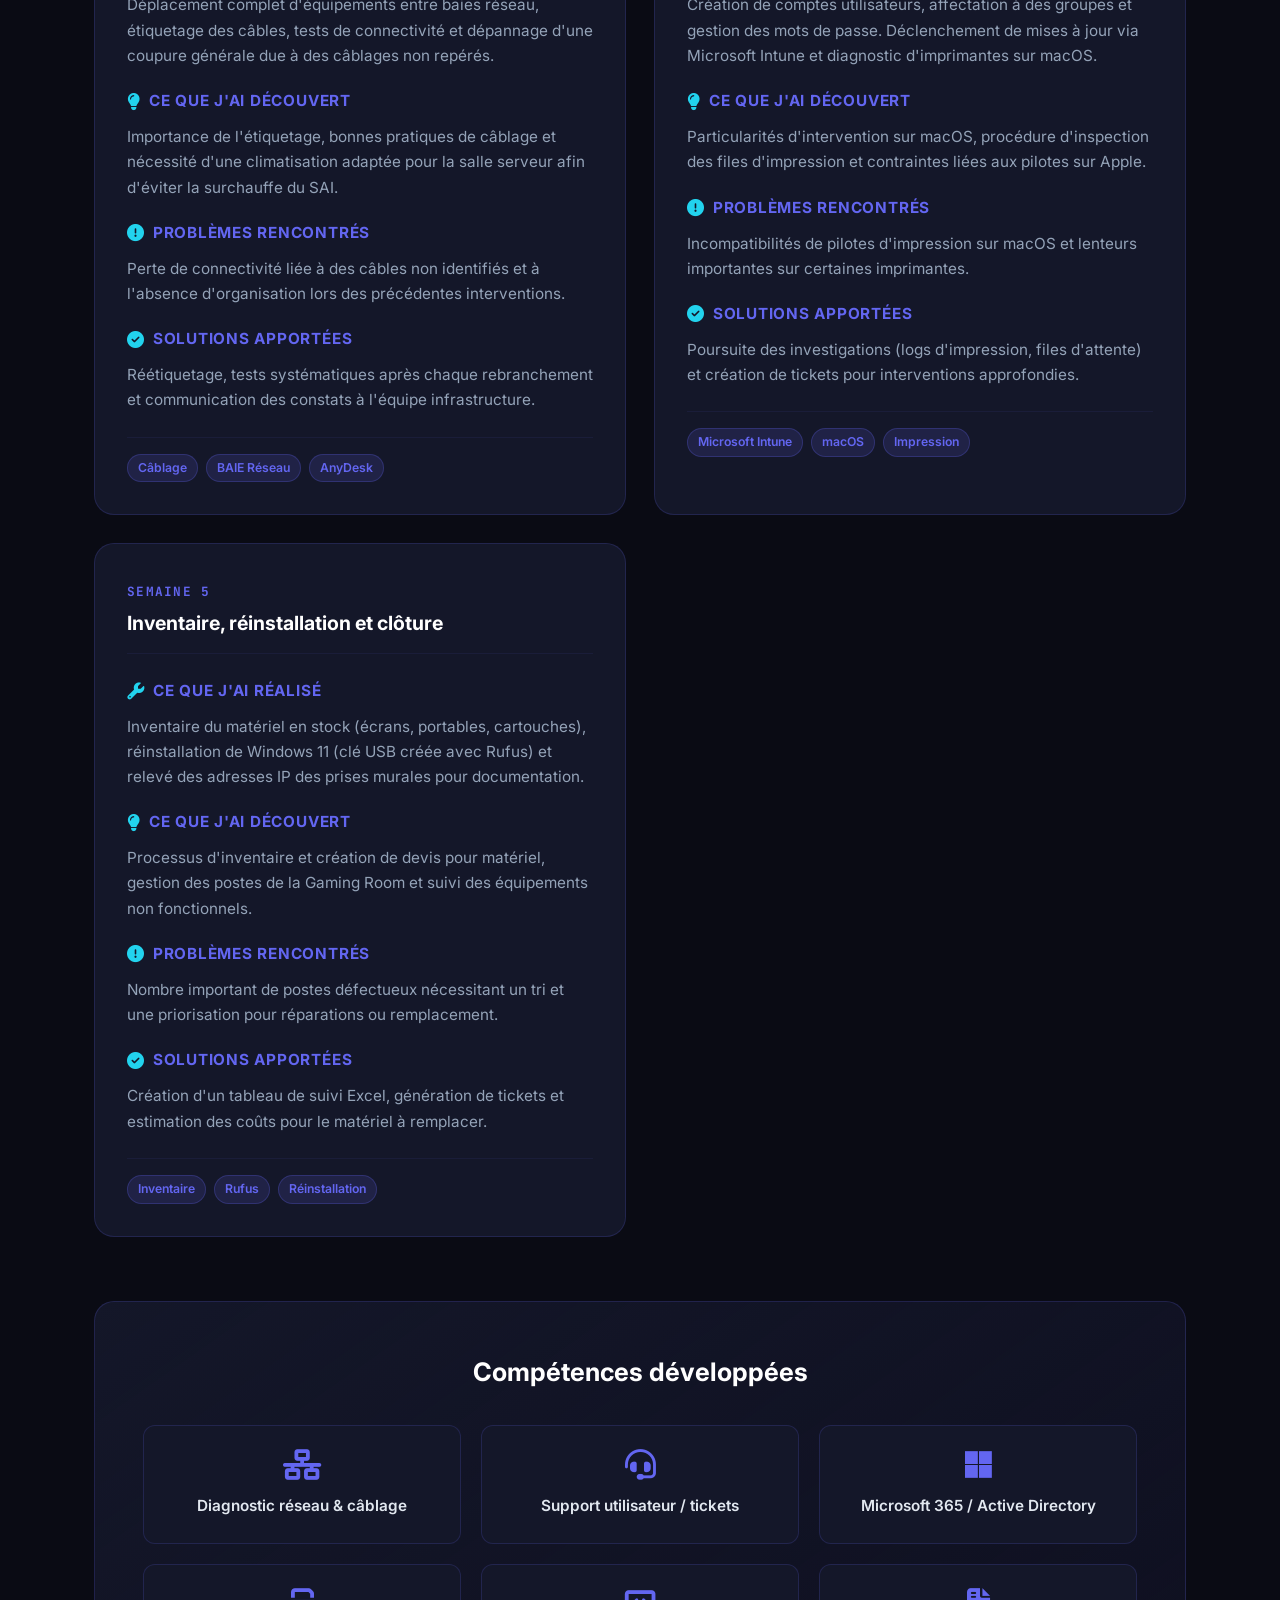
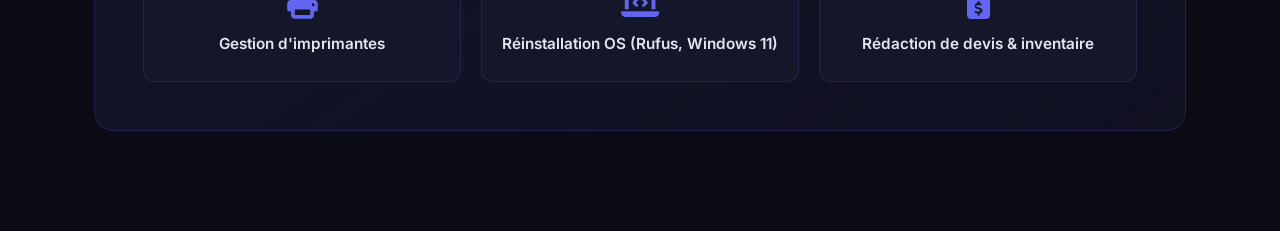
<file: experience-innovate.html>
﻿<!DOCTYPE html>
<html lang="fr">
<head>
  <meta charset="UTF-8" />
  <meta name="viewport" content="width=device-width, initial-scale=1.0" />
  <title>Stage — Innovate / AUM — Achraf Bzi</title>
  <link rel="stylesheet" href="style.css" />
  <link rel="preconnect" href="https://fonts.googleapis.com" />
  <link rel="preconnect" href="https://fonts.gstatic.com" crossorigin />
  <link href="https://fonts.googleapis.com/css2?family=Inter:wght@300;400;500;600;700;800&family=JetBrains+Mono:wght@400;500&display=swap" rel="stylesheet" />
  <link rel="stylesheet" href="https://cdnjs.cloudflare.com/ajax/libs/font-awesome/6.5.0/css/all.min.css" />
</head>
<body>

  <!-- NAV -->
  <nav id="navbar">
    <div class="nav-inner">
      <a class="logo" href="index.html">AB<span class="dot">.</span></a>
      <ul class="nav-links">
        <li><a href="about.html">À propos</a></li>
        <li><a href="skills.html">Compétences</a></li>
        <li><a href="projects.html">Projets</a></li>
        <li><a href="veille.html">Veille</a></li>
        <li><a href="certifications.html">Formations &amp; Stages</a></li>
        <li><a href="contact.html">Contact</a></li>
      </ul>
      <button class="menu-toggle" aria-label="Menu" aria-expanded="false">
        <span></span><span></span><span></span>
      </button>
    </div>
  </nav>

  <!-- STAGE INNOVATE -->
  <section id="experience" class="page-section">
    <div class="container">
      <div class="section-header">
        <span class="section-tag">05 / Expérience</span>
        <h2>Stage — Innovate / AUM</h2>
        <p class="section-subtitle">Support informatique, administration Microsoft 365 et gestion du parc</p>
      </div>

      <div class="experience-intro">
        <div class="intro-card">
          <div class="intro-icon"><i class="fa-solid fa-headset"></i></div>
          <div class="intro-content">
            <h3>Technicien support — Innovate / AUM</h3>
            <p>Stage de 5 semaines au sein d'Innovate, prestataire gérant le support informatique de l'AUM : assistance utilisateurs, administration Microsoft 365, gestion des imprimantes, câblage et interventions sur site.</p>
            <div class="intro-meta">
              <span><i class="fa-solid fa-calendar"></i> 5 semaines</span>
              <span><i class="fa-solid fa-map-marker"></i> Malte / AUM</span>
            </div>
          </div>
        </div>
      </div>

      <div class="weeks-grid">

        <!-- SEMAINE 1 -->
        <article class="week-card">
          <div class="week-header">
            <span class="week-number">Semaine 1</span>
            <h3>Prise en main : outils & support utilisateur</h3>
          </div>

          <div class="week-section">
            <h4><i class="fa-solid fa-wrench"></i> Ce que j'ai réalisé</h4>
            <p>Découverte des outils : HitPaw, Rufus, Zoho Assist, Datto et Microsoft 365 Admin. Support premier niveau : ouverture de tickets, aide à la réinitialisation de mots de passe et assistance pour l'impression de cartes étudiantes via CardPresso.</p>
          </div>

          <div class="week-section">
            <h4><i class="fa-solid fa-lightbulb"></i> Ce que j'ai découvert</h4>
            <p>Notions de gestion de tickets et fondamentaux de Microsoft 365 / Azure AD. Types d'Active Directory (on-premises, cloud, hybride) et composants associés (Domain Controllers, GPO, serveurs d'impression).</p>
          </div>

          <div class="week-section">
            <h4><i class="fa-solid fa-circle-exclamation"></i> Problèmes rencontrés</h4>
            <p>Boîte partagée Outlook sans droits pour certains utilisateurs ; incidents de session et problèmes d'accès.</p>
          </div>

          <div class="week-section">
            <h4><i class="fa-solid fa-check-circle"></i> Solutions apportées</h4>
            <p>Attribution des droits sur la boîte partagée, ouverture d'une session administrateur pour valider l'accès utilisateur et guidage pour changement de mot de passe (Ctrl+Alt+Suppr).</p>
          </div>

          <div class="week-tags">
            <span class="tag">Microsoft 365</span>
            <span class="tag">Zoho Assist</span>
            <span class="tag">Tickets</span>
          </div>
        </article>

        <!-- SEMAINE 2 -->
        <article class="week-card">
          <div class="week-header">
            <span class="week-number">Semaine 2</span>
            <h3>Déplacements, imprimantes et diagnostic</h3>
          </div>

          <div class="week-section">
            <h4><i class="fa-solid fa-wrench"></i> Ce que j'ai réalisé</h4>
            <p>Déménagement de postes (unités centrales, écrans, imprimantes, téléphones), diagnostic d'imprimantes et résolution de problèmes d'IP et de pilotes. Utilisation de Datto pour la sauvegarde et Zoho pour l'assistance distante.</p>
          </div>

          <div class="week-section">
            <h4><i class="fa-solid fa-lightbulb"></i> Ce que j'ai découvert</h4>
            <p>Procédures de diagnostic réseau : identification d'une IP via CMD, collecte d'adresses MAC/IP et communication avec l'équipe réseau pour localiser les ports physiques.</p>
          </div>

          <div class="week-section">
            <h4><i class="fa-solid fa-circle-exclamation"></i> Problèmes rencontrés</h4>
            <p>Imprimante mal configurée avec une adresse IP obsolète ; problèmes d'appels téléphoniques nécessitant la localisation du port physique.</p>
          </div>

          <div class="week-section">
            <h4><i class="fa-solid fa-check-circle"></i> Solutions apportées</h4>
            <p>Correction de l'adresse IP de l'imprimante, renommage clair des imprimantes et envoi des informations réseau au service dédié pour réparation du téléphone.</p>
          </div>

          <div class="week-tags">
            <span class="tag">Imprimantes</span>
            <span class="tag">Réseau</span>
            <span class="tag">Datto</span>
          </div>
        </article>

        <!-- SEMAINE 3 -->
        <article class="week-card">
          <div class="week-header">
            <span class="week-number">Semaine 3</span>
            <h3>Réorganisation de baie et interventions réseau</h3>
          </div>

          <div class="week-section">
            <h4><i class="fa-solid fa-wrench"></i> Ce que j'ai réalisé</h4>
            <p>Déplacement complet d'équipements entre baies réseau, étiquetage des câbles, tests de connectivité et dépannage d'une coupure générale due à des câblages non repérés.</p>
          </div>

          <div class="week-section">
            <h4><i class="fa-solid fa-lightbulb"></i> Ce que j'ai découvert</h4>
            <p>Importance de l'étiquetage, bonnes pratiques de câblage et nécessité d'une climatisation adaptée pour la salle serveur afin d'éviter la surchauffe du SAI.</p>
          </div>

          <div class="week-section">
            <h4><i class="fa-solid fa-circle-exclamation"></i> Problèmes rencontrés</h4>
            <p>Perte de connectivité liée à des câbles non identifiés et à l'absence d'organisation lors des précédentes interventions.</p>
          </div>

          <div class="week-section">
            <h4><i class="fa-solid fa-check-circle"></i> Solutions apportées</h4>
            <p>Réétiquetage, tests systématiques après chaque rebranchement et communication des constats à l'équipe infrastructure.</p>
          </div>

          <div class="week-tags">
            <span class="tag">Câblage</span>
            <span class="tag">BAIE Réseau</span>
            <span class="tag">AnyDesk</span>
          </div>
        </article>

        <!-- SEMAINE 4 -->
        <article class="week-card">
          <div class="week-header">
            <span class="week-number">Semaine 4</span>
            <h3>Création d'utilisateurs et gestion via Intune</h3>
          </div>

          <div class="week-section">
            <h4><i class="fa-solid fa-wrench"></i> Ce que j'ai réalisé</h4>
            <p>Création de comptes utilisateurs, affectation à des groupes et gestion des mots de passe. Déclenchement de mises à jour via Microsoft Intune et diagnostic d'imprimantes sur macOS.</p>
          </div>

          <div class="week-section">
            <h4><i class="fa-solid fa-lightbulb"></i> Ce que j'ai découvert</h4>
            <p>Particularités d'intervention sur macOS, procédure d'inspection des files d'impression et contraintes liées aux pilotes sur Apple.</p>
          </div>

          <div class="week-section">
            <h4><i class="fa-solid fa-circle-exclamation"></i> Problèmes rencontrés</h4>
            <p>Incompatibilités de pilotes d'impression sur macOS et lenteurs importantes sur certaines imprimantes.</p>
          </div>

          <div class="week-section">
            <h4><i class="fa-solid fa-check-circle"></i> Solutions apportées</h4>
            <p>Poursuite des investigations (logs d'impression, files d'attente) et création de tickets pour interventions approfondies.</p>
          </div>

          <div class="week-tags">
            <span class="tag">Microsoft Intune</span>
            <span class="tag">macOS</span>
            <span class="tag">Impression</span>
          </div>
        </article>

        <!-- SEMAINE 5 -->
        <article class="week-card">
          <div class="week-header">
            <span class="week-number">Semaine 5</span>
            <h3>Inventaire, réinstallation et clôture</h3>
          </div>

          <div class="week-section">
            <h4><i class="fa-solid fa-wrench"></i> Ce que j'ai réalisé</h4>
            <p>Inventaire du matériel en stock (écrans, portables, cartouches), réinstallation de Windows 11 (clé USB créée avec Rufus) et relevé des adresses IP des prises murales pour documentation.</p>
          </div>

          <div class="week-section">
            <h4><i class="fa-solid fa-lightbulb"></i> Ce que j'ai découvert</h4>
            <p>Processus d'inventaire et création de devis pour matériel, gestion des postes de la Gaming Room et suivi des équipements non fonctionnels.</p>
          </div>

          <div class="week-section">
            <h4><i class="fa-solid fa-circle-exclamation"></i> Problèmes rencontrés</h4>
            <p>Nombre important de postes défectueux nécessitant un tri et une priorisation pour réparations ou remplacement.</p>
          </div>

          <div class="week-section">
            <h4><i class="fa-solid fa-check-circle"></i> Solutions apportées</h4>
            <p>Création d'un tableau de suivi Excel, génération de tickets et estimation des coûts pour le matériel à remplacer.</p>
          </div>

          <div class="week-tags">
            <span class="tag">Inventaire</span>
            <span class="tag">Rufus</span>
            <span class="tag">Réinstallation</span>
          </div>
        </article>

      </div>

      <div class="experience-skills">
        <h3>Compétences développées</h3>
        <div class="skills-list">
          <div class="skill-item"><i class="fa-solid fa-network-wired"></i><span>Diagnostic réseau & câblage</span></div>
          <div class="skill-item"><i class="fa-solid fa-headset"></i><span>Support utilisateur / tickets</span></div>
          <div class="skill-item"><i class="fa-brands fa-microsoft"></i><span>Microsoft 365 / Active Directory</span></div>
          <div class="skill-item"><i class="fa-solid fa-print"></i><span>Gestion d'imprimantes</span></div>
          <div class="skill-item"><i class="fa-solid fa-laptop-code"></i><span>Réinstallation OS (Rufus, Windows 11)</span></div>
          <div class="skill-item"><i class="fa-solid fa-file-invoice-dollar"></i><span>Rédaction de devis & inventaire</span></div>
        </div>
      </div>

    </div>
  </section>

  <button class="back-to-top" id="backToTop" aria-label="Retour en haut">
    <i class="fa-solid fa-chevron-up"></i>
  </button>

  <script src="script.js"></script>
</body>
</html>
</file>
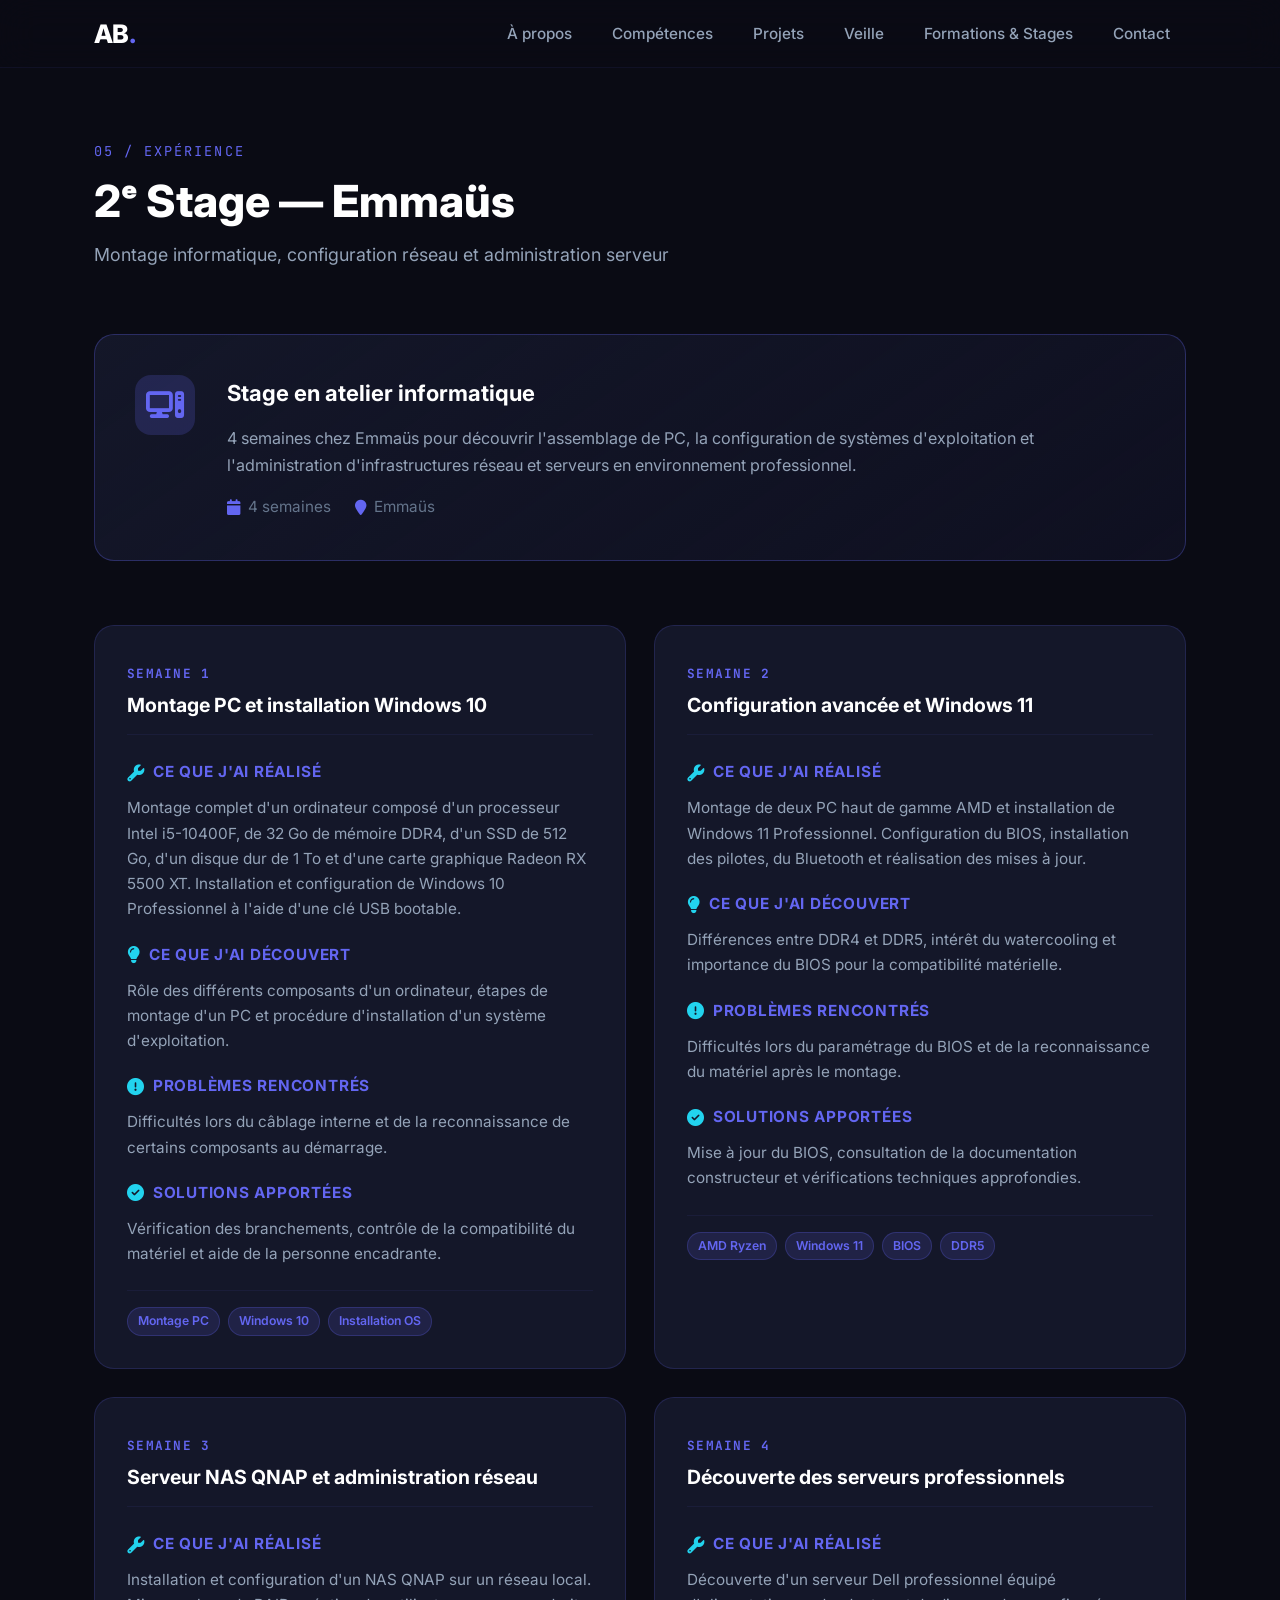
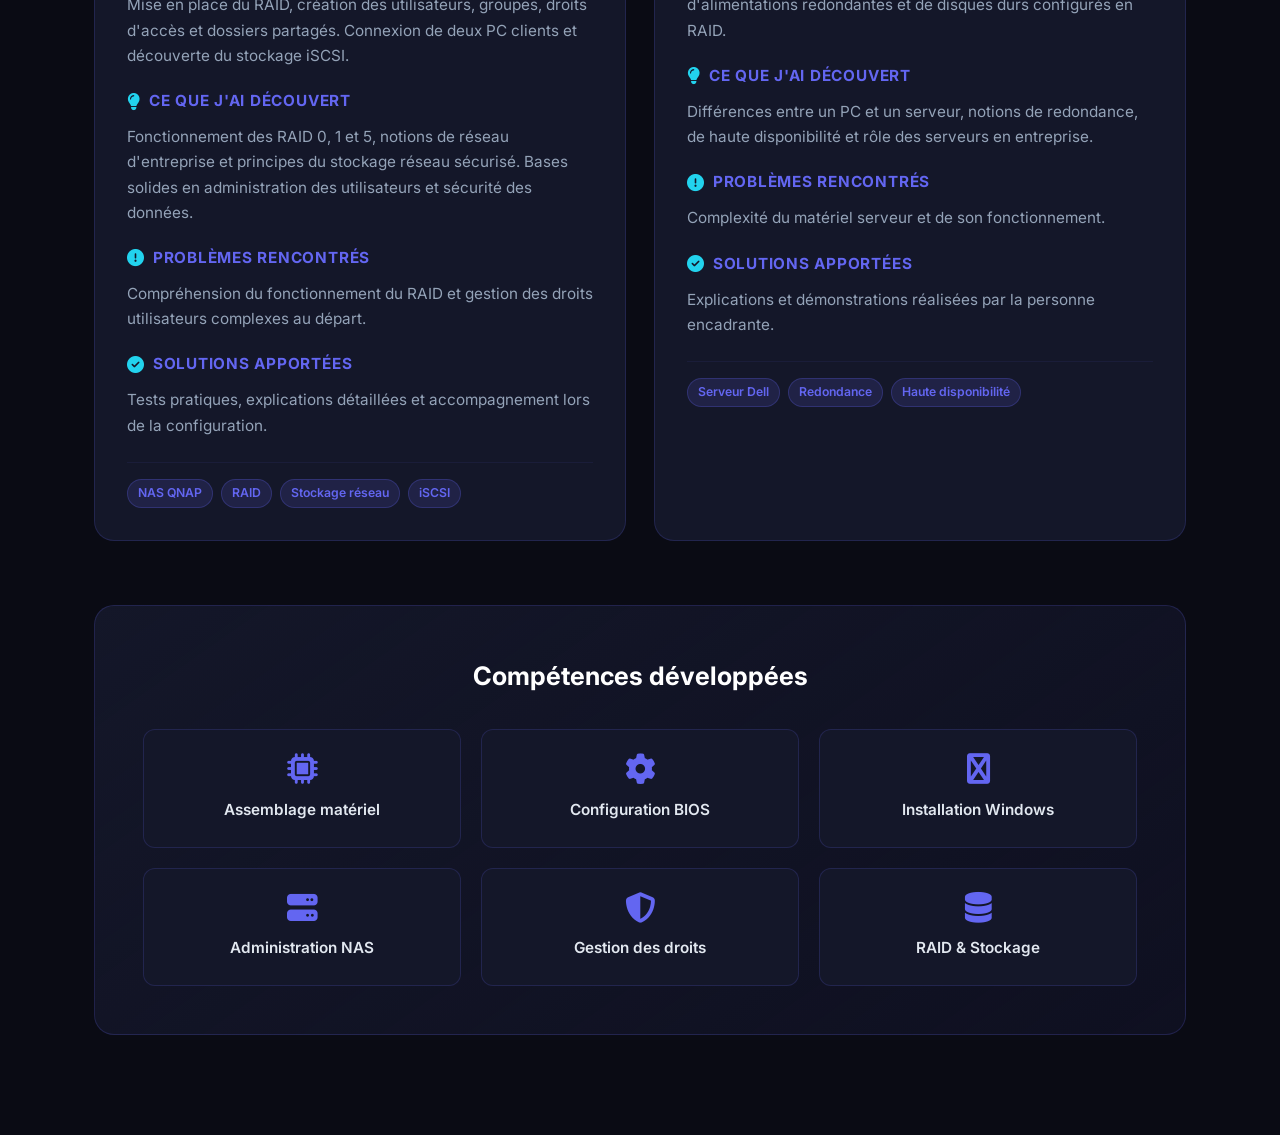
<file: experience.html>
<!DOCTYPE html>
<html lang="fr">
<head>
  <meta charset="UTF-8" />
  <meta name="viewport" content="width=device-width, initial-scale=1.0" />
  <title>2ᵉ Stage BTS — Emmaüs — Achraf Bzi</title>
  <link rel="stylesheet" href="style.css" />
  <link rel="preconnect" href="https://fonts.googleapis.com" />
  <link rel="preconnect" href="https://fonts.gstatic.com" crossorigin />
  <link href="https://fonts.googleapis.com/css2?family=Inter:wght@300;400;500;600;700;800&family=JetBrains+Mono:wght@400;500&display=swap" rel="stylesheet" />
  <link rel="stylesheet" href="https://cdnjs.cloudflare.com/ajax/libs/font-awesome/6.5.0/css/all.min.css" />
</head>
<body>

  <!-- ─── NAVIGATION ──────────────────────────────────────────── -->
  <nav id="navbar">
    <div class="nav-inner">
      <a class="logo" href="index.html">AB<span class="dot">.</span></a>
      <ul class="nav-links">
        <li><a href="about.html">À propos</a></li>
        <li><a href="skills.html">Compétences</a></li>
        <li><a href="projects.html">Projets</a></li>
        <li><a href="veille.html">Veille</a></li>
        <li><a href="certifications.html">Formations &amp; Stages</a></li>
        <li><a href="contact.html">Contact</a></li>
      </ul>
      <button class="menu-toggle" aria-label="Menu" aria-expanded="false">
        <span></span><span></span><span></span>
      </button>
    </div>
  </nav>

  <!-- ─── STAGE EMMAÜS ───────────────────────────────────────────── -->
  <section id="experience" class="page-section">
    <div class="container">
      <div class="section-header">
        <span class="section-tag">05 / Expérience</span>
        <h2>2ᵉ Stage — Emmaüs</h2>
        <p class="section-subtitle">Montage informatique, configuration réseau et administration serveur</p>
      </div>

      <!-- INTRO -->
      <div class="experience-intro">
        <div class="intro-card">
          <div class="intro-icon"><i class="fa-solid fa-computer"></i></div>
          <div class="intro-content">
            <h3>Stage en atelier informatique</h3>
            <p>4 semaines chez Emmaüs pour découvrir l'assemblage de PC, la configuration de systèmes d'exploitation et l'administration d'infrastructures réseau et serveurs en environnement professionnel.</p>
            <div class="intro-meta">
              <span><i class="fa-solid fa-calendar"></i> 4 semaines</span>
              <span><i class="fa-solid fa-map-marker"></i> Emmaüs</span>
            </div>
          </div>
        </div>
      </div>

      <!-- SEMAINES -->
      <div class="weeks-grid">

        <!-- SEMAINE 1 -->
        <article class="week-card">
          <div class="week-header">
            <span class="week-number">Semaine 1</span>
            <h3>Montage PC et installation Windows 10</h3>
          </div>
          
          <div class="week-section">
            <h4><i class="fa-solid fa-wrench"></i> Ce que j'ai réalisé</h4>
            <p>Montage complet d'un ordinateur composé d'un processeur Intel i5-10400F, de 32 Go de mémoire DDR4, d'un SSD de 512 Go, d'un disque dur de 1 To et d'une carte graphique Radeon RX 5500 XT. Installation et configuration de Windows 10 Professionnel à l'aide d'une clé USB bootable.</p>
          </div>

          <div class="week-section">
            <h4><i class="fa-solid fa-lightbulb"></i> Ce que j'ai découvert</h4>
            <p>Rôle des différents composants d'un ordinateur, étapes de montage d'un PC et procédure d'installation d'un système d'exploitation.</p>
          </div>

          <div class="week-section">
            <h4><i class="fa-solid fa-circle-exclamation"></i> Problèmes rencontrés</h4>
            <p>Difficultés lors du câblage interne et de la reconnaissance de certains composants au démarrage.</p>
          </div>

          <div class="week-section">
            <h4><i class="fa-solid fa-check-circle"></i> Solutions apportées</h4>
            <p>Vérification des branchements, contrôle de la compatibilité du matériel et aide de la personne encadrante.</p>
          </div>

          <div class="week-tags">
            <span class="tag">Montage PC</span>
            <span class="tag">Windows 10</span>
            <span class="tag">Installation OS</span>
          </div>
        </article>

        <!-- SEMAINE 2 -->
        <article class="week-card">
          <div class="week-header">
            <span class="week-number">Semaine 2</span>
            <h3>Configuration avancée et Windows 11</h3>
          </div>
          
          <div class="week-section">
            <h4><i class="fa-solid fa-wrench"></i> Ce que j'ai réalisé</h4>
            <p>Montage de deux PC haut de gamme AMD et installation de Windows 11 Professionnel. Configuration du BIOS, installation des pilotes, du Bluetooth et réalisation des mises à jour.</p>
          </div>

          <div class="week-section">
            <h4><i class="fa-solid fa-lightbulb"></i> Ce que j'ai découvert</h4>
            <p>Différences entre DDR4 et DDR5, intérêt du watercooling et importance du BIOS pour la compatibilité matérielle.</p>
          </div>

          <div class="week-section">
            <h4><i class="fa-solid fa-circle-exclamation"></i> Problèmes rencontrés</h4>
            <p>Difficultés lors du paramétrage du BIOS et de la reconnaissance du matériel après le montage.</p>
          </div>

          <div class="week-section">
            <h4><i class="fa-solid fa-check-circle"></i> Solutions apportées</h4>
            <p>Mise à jour du BIOS, consultation de la documentation constructeur et vérifications techniques approfondies.</p>
          </div>

          <div class="week-tags">
            <span class="tag">AMD Ryzen</span>
            <span class="tag">Windows 11</span>
            <span class="tag">BIOS</span>
            <span class="tag">DDR5</span>
          </div>
        </article>

        <!-- SEMAINE 3 -->
        <article class="week-card">
          <div class="week-header">
            <span class="week-number">Semaine 3</span>
            <h3>Serveur NAS QNAP et administration réseau</h3>
          </div>
          
          <div class="week-section">
            <h4><i class="fa-solid fa-wrench"></i> Ce que j'ai réalisé</h4>
            <p>Installation et configuration d'un NAS QNAP sur un réseau local. Mise en place du RAID, création des utilisateurs, groupes, droits d'accès et dossiers partagés. Connexion de deux PC clients et découverte du stockage iSCSI.</p>
          </div>

          <div class="week-section">
            <h4><i class="fa-solid fa-lightbulb"></i> Ce que j'ai découvert</h4>
            <p>Fonctionnement des RAID 0, 1 et 5, notions de réseau d'entreprise et principes du stockage réseau sécurisé. Bases solides en administration des utilisateurs et sécurité des données.</p>
          </div>

          <div class="week-section">
            <h4><i class="fa-solid fa-circle-exclamation"></i> Problèmes rencontrés</h4>
            <p>Compréhension du fonctionnement du RAID et gestion des droits utilisateurs complexes au départ.</p>
          </div>

          <div class="week-section">
            <h4><i class="fa-solid fa-check-circle"></i> Solutions apportées</h4>
            <p>Tests pratiques, explications détaillées et accompagnement lors de la configuration.</p>
          </div>

          <div class="week-tags">
            <span class="tag">NAS QNAP</span>
            <span class="tag">RAID</span>
            <span class="tag">Stockage réseau</span>
            <span class="tag">iSCSI</span>
          </div>
        </article>

        <!-- SEMAINE 4 -->
        <article class="week-card">
          <div class="week-header">
            <span class="week-number">Semaine 4</span>
            <h3>Découverte des serveurs professionnels</h3>
          </div>
          
          <div class="week-section">
            <h4><i class="fa-solid fa-wrench"></i> Ce que j'ai réalisé</h4>
            <p>Découverte d'un serveur Dell professionnel équipé d'alimentations redondantes et de disques durs configurés en RAID.</p>
          </div>

          <div class="week-section">
            <h4><i class="fa-solid fa-lightbulb"></i> Ce que j'ai découvert</h4>
            <p>Différences entre un PC et un serveur, notions de redondance, de haute disponibilité et rôle des serveurs en entreprise.</p>
          </div>

          <div class="week-section">
            <h4><i class="fa-solid fa-circle-exclamation"></i> Problèmes rencontrés</h4>
            <p>Complexité du matériel serveur et de son fonctionnement.</p>
          </div>

          <div class="week-section">
            <h4><i class="fa-solid fa-check-circle"></i> Solutions apportées</h4>
            <p>Explications et démonstrations réalisées par la personne encadrante.</p>
          </div>

          <div class="week-tags">
            <span class="tag">Serveur Dell</span>
            <span class="tag">Redondance</span>
            <span class="tag">Haute disponibilité</span>
          </div>
        </article>

      </div>

      <!-- RÉSUMÉ COMPÉTENCES -->
      <div class="experience-skills">
        <h3>Compétences développées</h3>
        <div class="skills-list">
          <div class="skill-item">
            <i class="fa-solid fa-microchip"></i>
            <span>Assemblage matériel</span>
          </div>
          <div class="skill-item">
            <i class="fa-solid fa-gear"></i>
            <span>Configuration BIOS</span>
          </div>
          <div class="skill-item">
            <i class="fa-solid fa-windows"></i>
            <span>Installation Windows</span>
          </div>
          <div class="skill-item">
            <i class="fa-solid fa-server"></i>
            <span>Administration NAS</span>
          </div>
          <div class="skill-item">
            <i class="fa-solid fa-shield-halved"></i>
            <span>Gestion des droits</span>
          </div>
          <div class="skill-item">
            <i class="fa-solid fa-database"></i>
            <span>RAID & Stockage</span>
          </div>
        </div>
      </div>

    </div>
  </section>

  <button class="back-to-top" id="backToTop" aria-label="Retour en haut">
    <i class="fa-solid fa-chevron-up"></i>
  </button>

  <script src="script.js"></script>
</body>
</html>
</file>
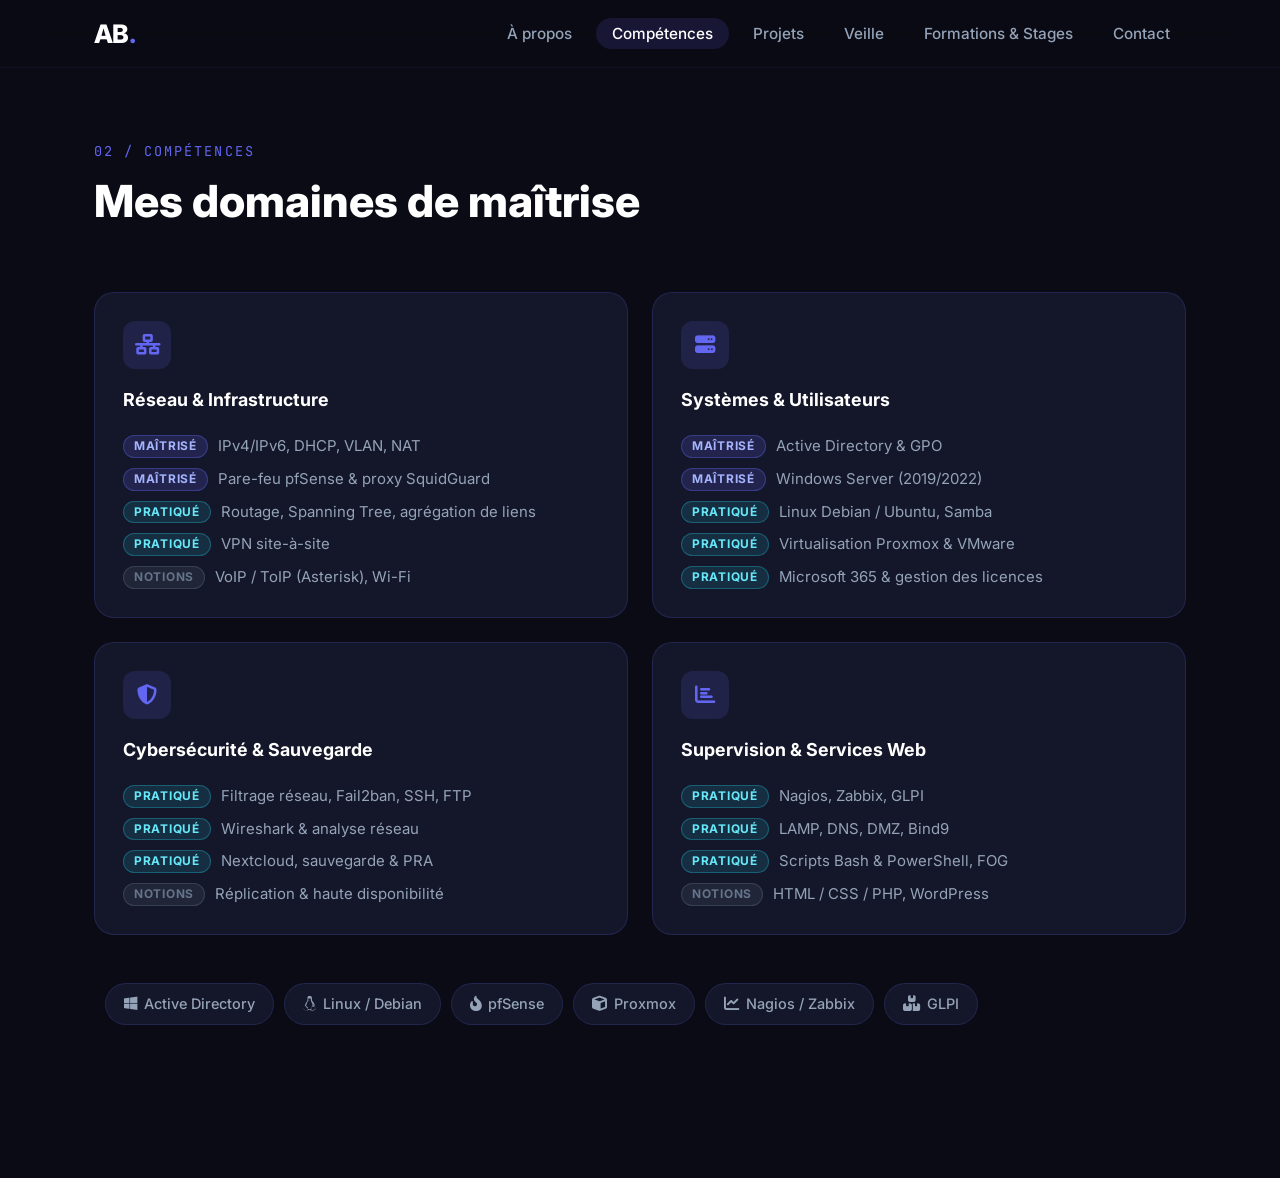
<file: skills.html>
<!DOCTYPE html>
<html lang="fr">
<head>
  <meta charset="UTF-8" />
  <meta name="viewport" content="width=device-width, initial-scale=1.0" />
  <title>Compétences — Achraf Bzi</title>
  <link rel="stylesheet" href="style.css" />
  <link rel="preconnect" href="https://fonts.googleapis.com" />
  <link rel="preconnect" href="https://fonts.gstatic.com" crossorigin />
  <link href="https://fonts.googleapis.com/css2?family=Inter:wght@300;400;500;600;700;800&family=JetBrains+Mono:wght@400;500&display=swap" rel="stylesheet" />
  <link rel="stylesheet" href="https://cdnjs.cloudflare.com/ajax/libs/font-awesome/6.5.0/css/all.min.css" />
</head>
<body>

  <!-- ─── NAVIGATION ──────────────────────────────────────────── -->
  <nav id="navbar">
    <div class="nav-inner">
      <a class="logo" href="index.html">AB<span class="dot">.</span></a>
      <ul class="nav-links">
        <li><a href="about.html">À propos</a></li>
        <li><a href="skills.html">Compétences</a></li>
        <li><a href="projects.html">Projets</a></li>
        <li><a href="veille.html">Veille</a></li>
        <li><a href="certifications.html">Formations &amp; Stages</a></li>
        <li><a href="contact.html">Contact</a></li>
      </ul>
      <button class="menu-toggle" aria-label="Menu" aria-expanded="false">
        <span></span><span></span><span></span>
      </button>
    </div>
  </nav>

  <!-- ─── COMPÉTENCES ───────────────────────────────────────────── -->
  <section id="skills" class="page-section">
    <div class="container">
      <div class="section-header">
        <span class="section-tag">02 / Compétences</span>
        <h2>Mes domaines de maîtrise</h2>
      </div>
      <div class="skills-categories">

        <div class="skill-category">
          <div class="skill-cat-icon"><i class="fa-solid fa-network-wired"></i></div>
          <h3>Réseau &amp; Infrastructure</h3>
          <ul class="skill-tags-list">
            <li><span class="lvl lvl-high">Maîtrisé</span> IPv4/IPv6, DHCP, VLAN, NAT</li>
            <li><span class="lvl lvl-high">Maîtrisé</span> Pare-feu pfSense &amp; proxy SquidGuard</li>
            <li><span class="lvl lvl-mid">Pratiqué</span> Routage, Spanning Tree, agrégation de liens</li>
            <li><span class="lvl lvl-mid">Pratiqué</span> VPN site-à-site</li>
            <li><span class="lvl lvl-low">Notions</span> VoIP / ToIP (Asterisk), Wi-Fi</li>
          </ul>
        </div>

        <div class="skill-category">
          <div class="skill-cat-icon"><i class="fa-solid fa-server"></i></div>
          <h3>Systèmes &amp; Utilisateurs</h3>
          <ul class="skill-tags-list">
            <li><span class="lvl lvl-high">Maîtrisé</span> Active Directory &amp; GPO</li>
            <li><span class="lvl lvl-high">Maîtrisé</span> Windows Server (2019/2022)</li>
            <li><span class="lvl lvl-mid">Pratiqué</span> Linux Debian / Ubuntu, Samba</li>
            <li><span class="lvl lvl-mid">Pratiqué</span> Virtualisation Proxmox &amp; VMware</li>
            <li><span class="lvl lvl-mid">Pratiqué</span> Microsoft 365 &amp; gestion des licences</li>
          </ul>
        </div>

        <div class="skill-category">
          <div class="skill-cat-icon"><i class="fa-solid fa-shield-halved"></i></div>
          <h3>Cybersécurité &amp; Sauvegarde</h3>
          <ul class="skill-tags-list">
            <li><span class="lvl lvl-mid">Pratiqué</span> Filtrage réseau, Fail2ban, SSH, FTP</li>
            <li><span class="lvl lvl-mid">Pratiqué</span> Wireshark &amp; analyse réseau</li>
            <li><span class="lvl lvl-mid">Pratiqué</span> Nextcloud, sauvegarde &amp; PRA</li>
            <li><span class="lvl lvl-low">Notions</span> Réplication &amp; haute disponibilité</li>
          </ul>
        </div>

        <div class="skill-category">
          <div class="skill-cat-icon"><i class="fa-solid fa-chart-bar"></i></div>
          <h3>Supervision &amp; Services Web</h3>
          <ul class="skill-tags-list">
            <li><span class="lvl lvl-mid">Pratiqué</span> Nagios, Zabbix, GLPI</li>
            <li><span class="lvl lvl-mid">Pratiqué</span> LAMP, DNS, DMZ, Bind9</li>
            <li><span class="lvl lvl-mid">Pratiqué</span> Scripts Bash &amp; PowerShell, FOG</li>
            <li><span class="lvl lvl-low">Notions</span> HTML / CSS / PHP, WordPress</li>
          </ul>
        </div>

      </div>

      <div class="tech-badges">
        <span class="badge-tech"><i class="fa-brands fa-windows"></i> Active Directory</span>
        <span class="badge-tech"><i class="fa-brands fa-linux"></i> Linux / Debian</span>
        <span class="badge-tech"><i class="fa-solid fa-fire-flame-curved"></i> pfSense</span>
        <span class="badge-tech"><i class="fa-solid fa-cube"></i> Proxmox</span>
        <span class="badge-tech"><i class="fa-solid fa-chart-line"></i> Nagios / Zabbix</span>
        <span class="badge-tech"><i class="fa-solid fa-boxes-stacked"></i> GLPI</span>
        <span class="badge-tech"><i class="fa-solid fa-terminal"></i> Bash / PowerShell</span>
        <span class="badge-tech"><i class="fa-solid fa-eye"></i> Wireshark</span>
        <span class="badge-tech"><i class="fa-solid fa-cloud"></i> Nextcloud</span>
        <span class="badge-tech"><i class="fa-solid fa-database"></i> MySQL / Odoo</span>
        <span class="badge-tech"><i class="fa-brands fa-wordpress"></i> WordPress</span>
        <span class="badge-tech"><i class="fa-solid fa-phone"></i> Asterisk VoIP</span>
      </div>
    </div>
  </section>

  <button class="back-to-top" id="backToTop" aria-label="Retour en haut">
    <i class="fa-solid fa-chevron-up"></i>
  </button>

  <script src="script.js"></script>
</body>
</html>
</file>
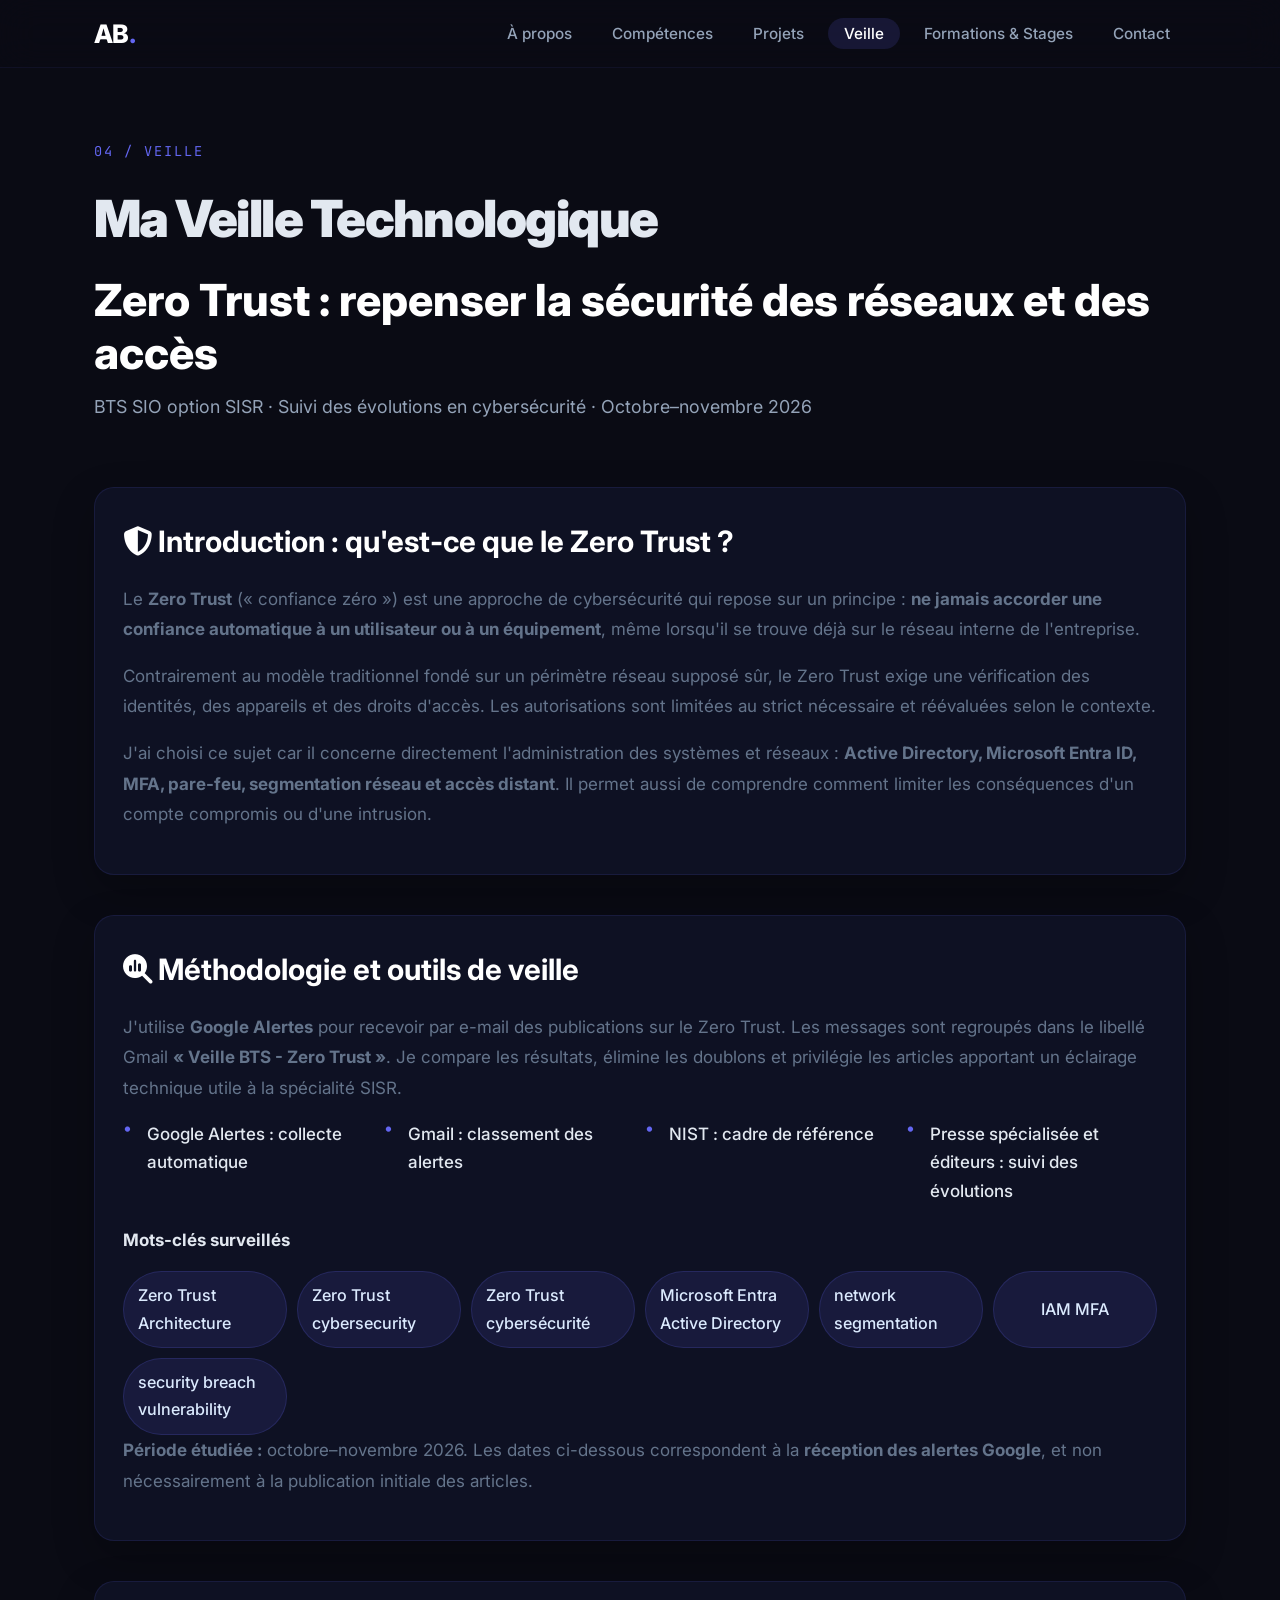
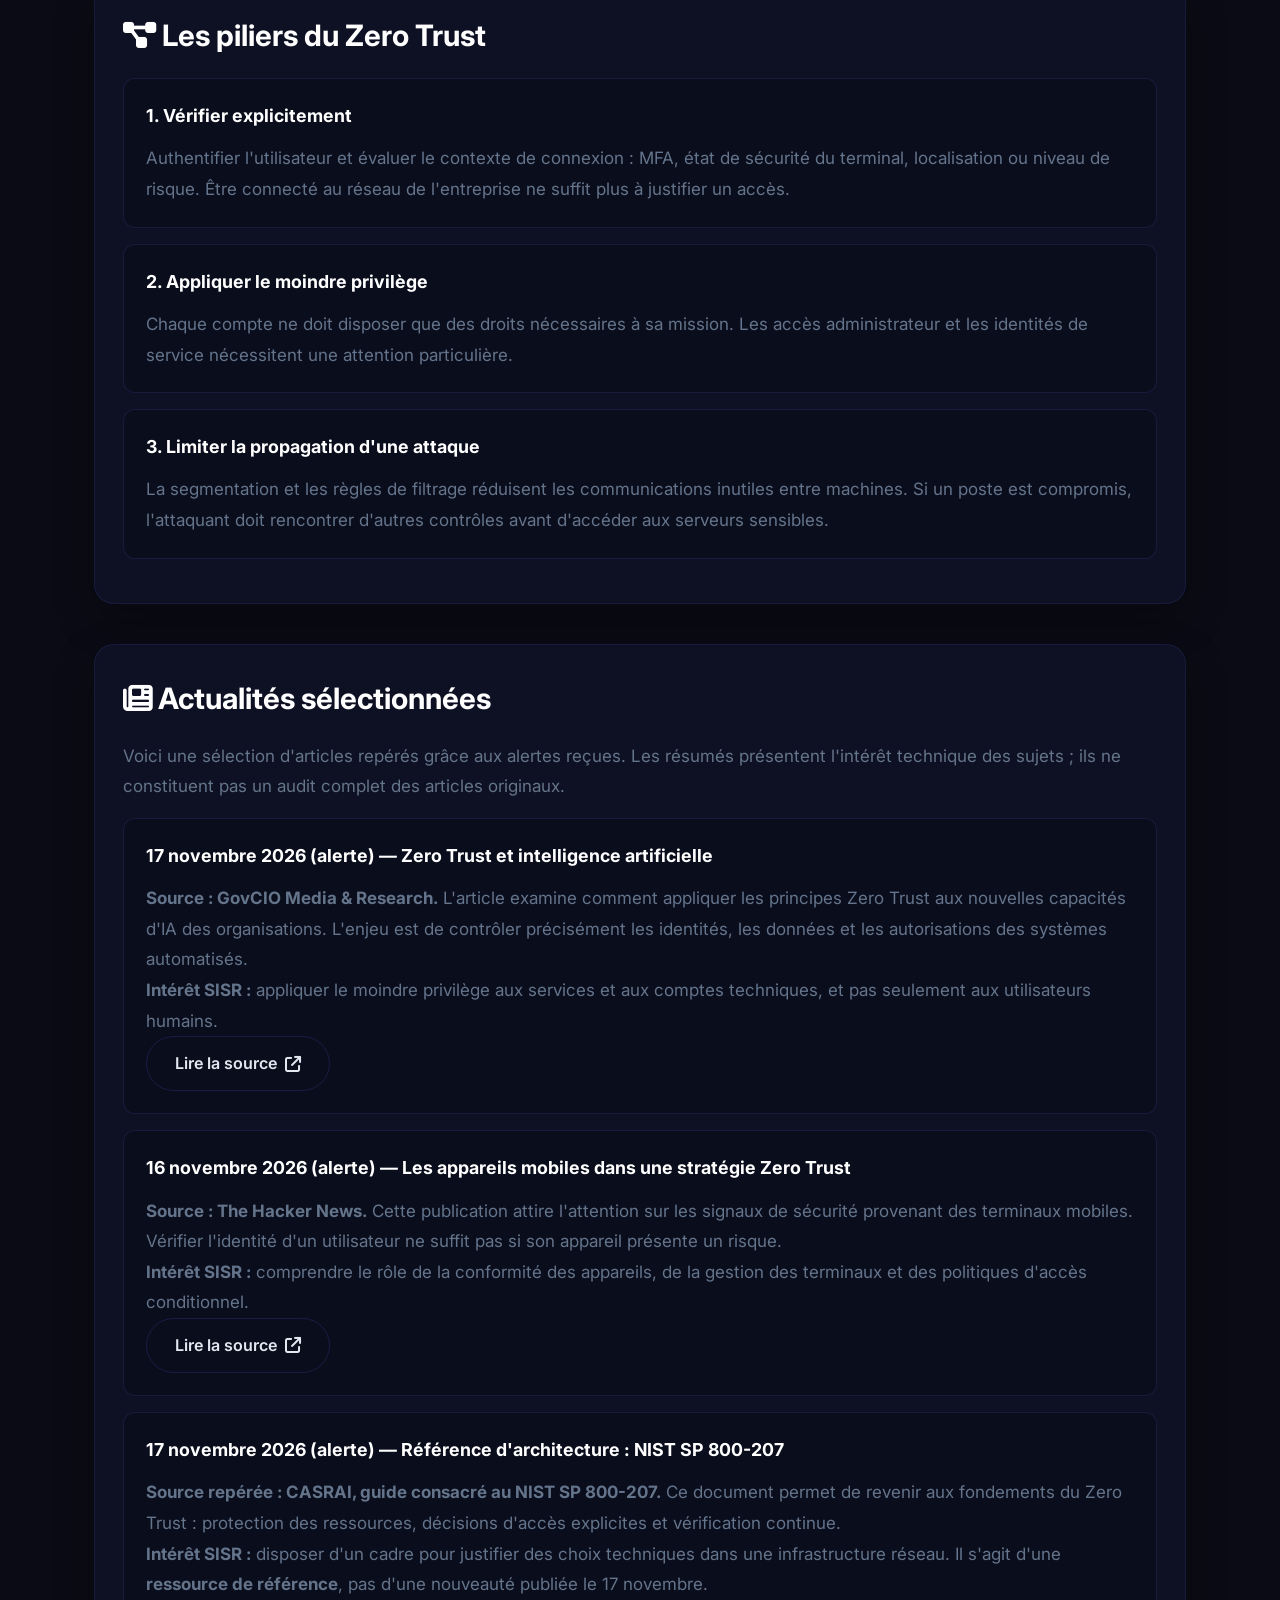
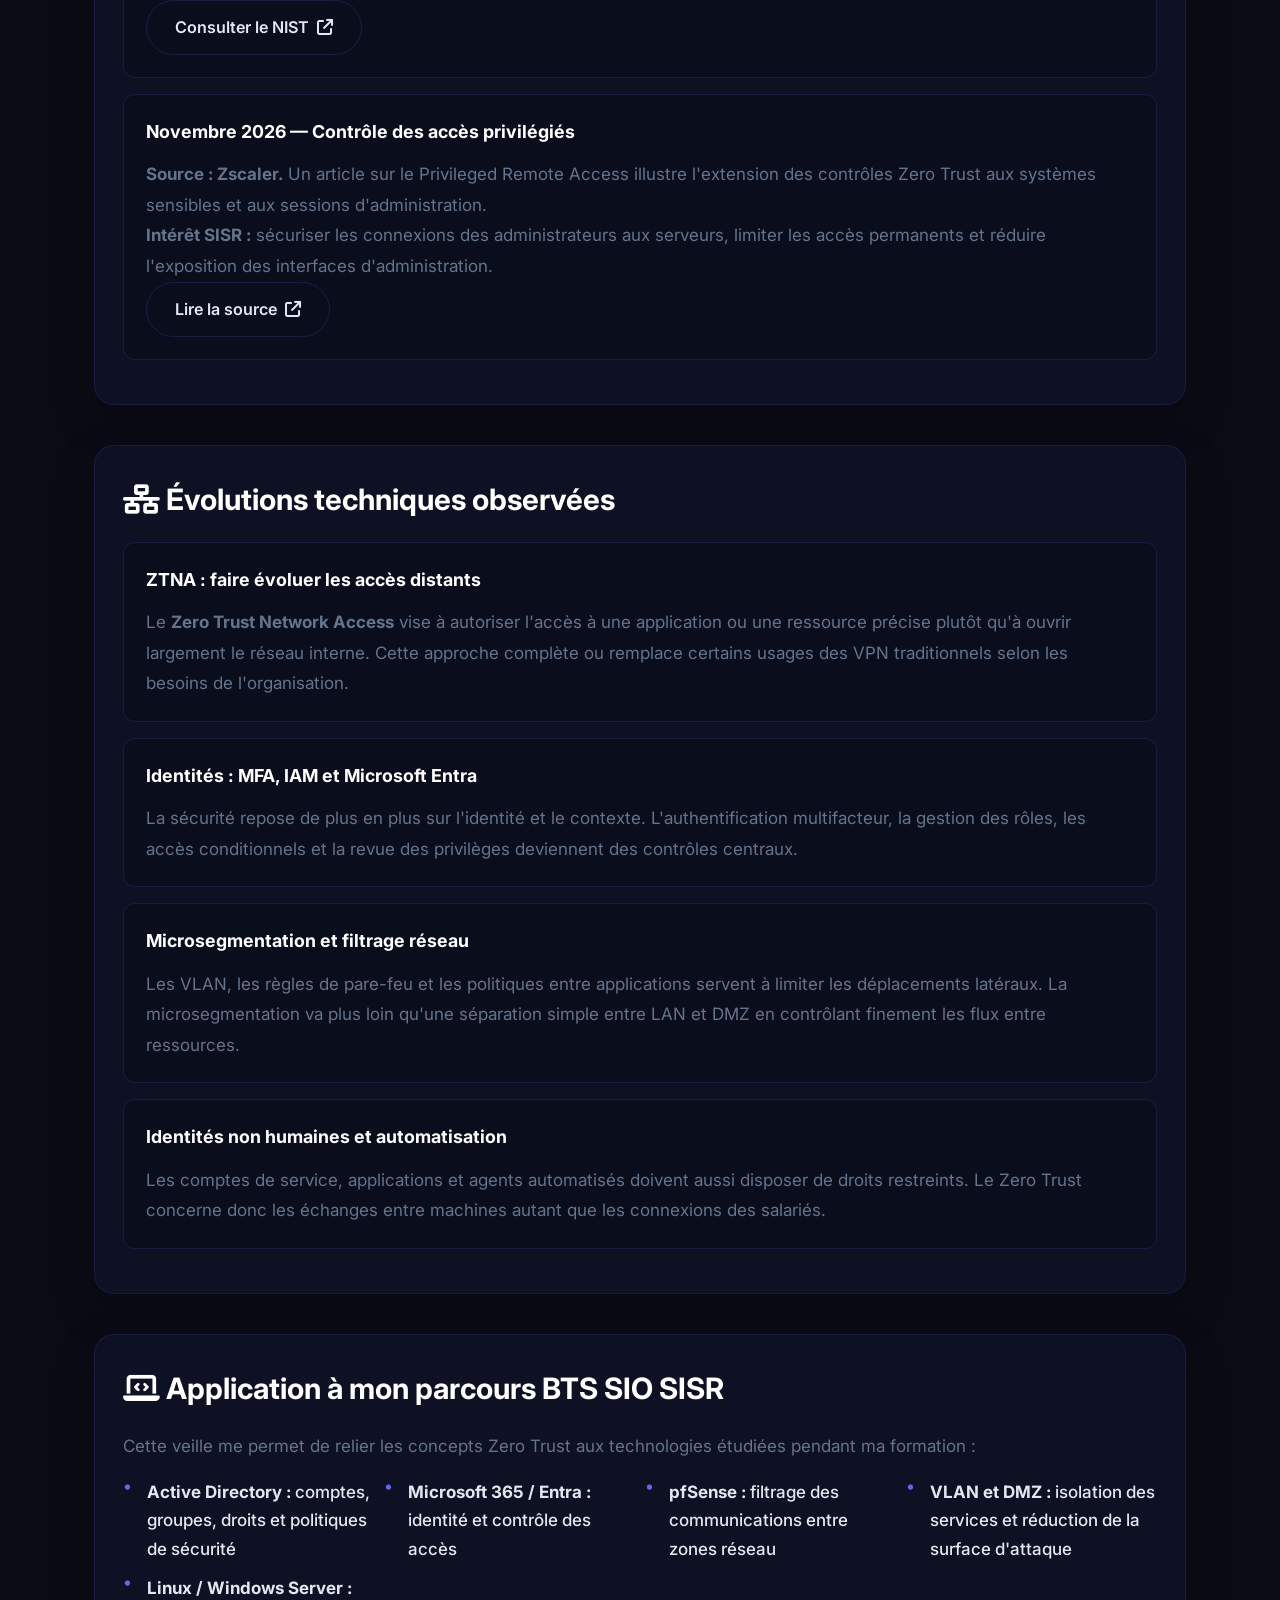
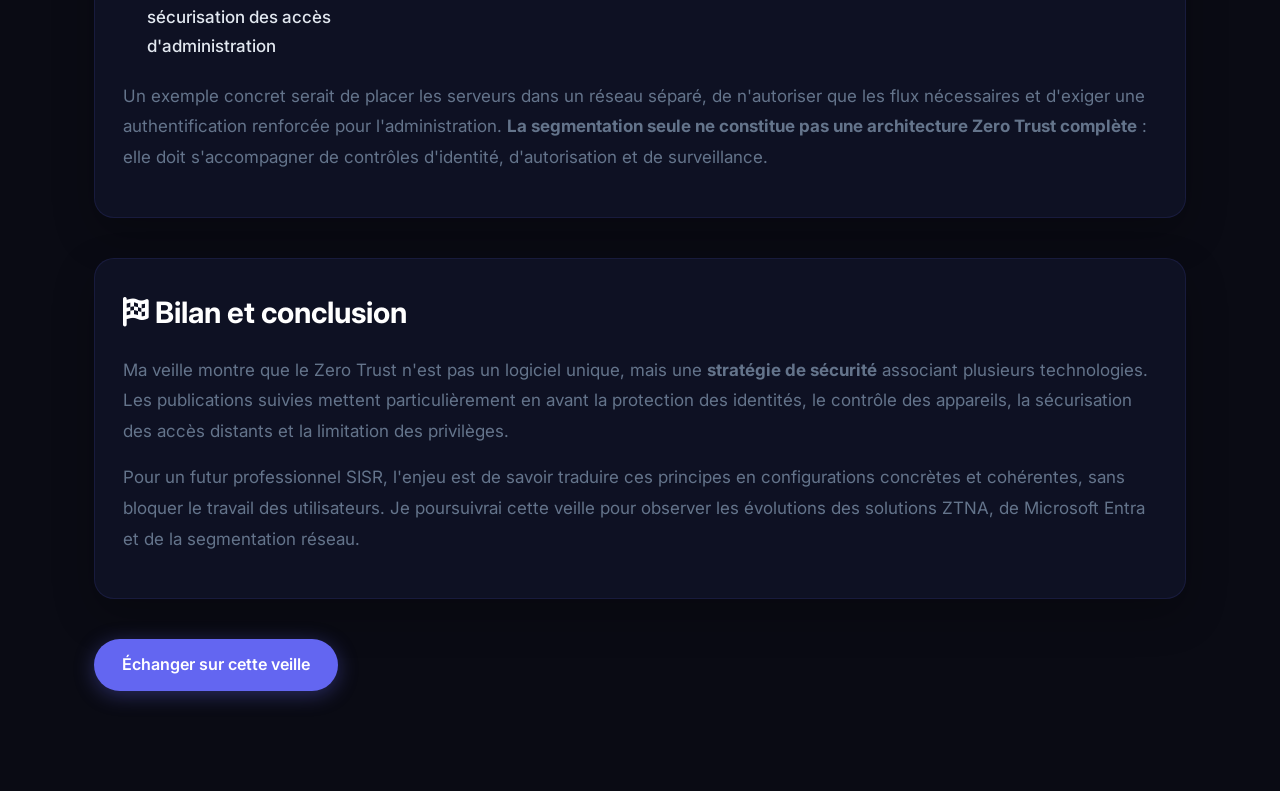
<file: veille.html>
<!DOCTYPE html>
<html lang="fr">
<head>
  <meta charset="UTF-8" />
  <meta name="viewport" content="width=device-width, initial-scale=1.0" />
  <meta name="description" content="Veille technologique Zero Trust : architecture, ZTNA, MFA, Microsoft Entra et segmentation réseau — BTS SIO SISR." />
  <title>Veille Zero Trust — Achraf Bzi</title>
  <link rel="stylesheet" href="style.css" />
  <link rel="preconnect" href="https://fonts.googleapis.com" />
  <link rel="preconnect" href="https://fonts.gstatic.com" crossorigin />
  <link href="https://fonts.googleapis.com/css2?family=Inter:wght@300;400;500;600;700;800&family=JetBrains+Mono:wght@400;500&display=swap" rel="stylesheet" />
  <link rel="stylesheet" href="https://cdnjs.cloudflare.com/ajax/libs/font-awesome/6.5.0/css/all.min.css" />
</head>
<body>
  <nav id="navbar">
    <div class="nav-inner">
      <a class="logo" href="index.html">AB<span class="dot">.</span></a>
      <ul class="nav-links">
        <li><a href="about.html">À propos</a></li>
        <li><a href="skills.html">Compétences</a></li>
        <li><a href="projects.html">Projets</a></li>
        <li><a href="veille.html">Veille</a></li>
        <li><a href="certifications.html">Formations &amp; Stages</a></li>
        <li><a href="contact.html">Contact</a></li>
      </ul>
      <button class="menu-toggle" aria-label="Menu" aria-expanded="false"><span></span><span></span><span></span></button>
    </div>
  </nav>

  <section id="veille" class="page-section">
    <div class="container">
      <div class="section-header">
        <span class="section-tag">04 / Veille</span>
        <h1>Ma Veille Technologique</h1>
        <h2>Zero Trust : repenser la sécurité des réseaux et des accès</h2>
        <p class="section-subtitle">BTS SIO option SISR · Suivi des évolutions en cybersécurité · Octobre–novembre 2026</p>
      </div>

      <div class="veille-block">
        <h3><i class="fa-solid fa-shield-halved"></i> Introduction : qu'est-ce que le Zero Trust ?</h3>
        <p>Le <strong>Zero Trust</strong> (« confiance zéro ») est une approche de cybersécurité qui repose sur un principe : <strong>ne jamais accorder une confiance automatique à un utilisateur ou à un équipement</strong>, même lorsqu'il se trouve déjà sur le réseau interne de l'entreprise.</p>
        <p>Contrairement au modèle traditionnel fondé sur un périmètre réseau supposé sûr, le Zero Trust exige une vérification des identités, des appareils et des droits d'accès. Les autorisations sont limitées au strict nécessaire et réévaluées selon le contexte.</p>
        <p>J'ai choisi ce sujet car il concerne directement l'administration des systèmes et réseaux : <strong>Active Directory, Microsoft Entra ID, MFA, pare-feu, segmentation réseau et accès distant</strong>. Il permet aussi de comprendre comment limiter les conséquences d'un compte compromis ou d'une intrusion.</p>
      </div>

      <div class="veille-block">
        <h3><i class="fa-solid fa-magnifying-glass-chart"></i> Méthodologie et outils de veille</h3>
        <p>J'utilise <strong>Google Alertes</strong> pour recevoir par e-mail des publications sur le Zero Trust. Les messages sont regroupés dans le libellé Gmail <strong>« Veille BTS - Zero Trust »</strong>. Je compare les résultats, élimine les doublons et privilégie les articles apportant un éclairage technique utile à la spécialité SISR.</p>
        <ul class="veille-tools">
          <li>Google Alertes : collecte automatique</li>
          <li>Gmail : classement des alertes</li>
          <li>NIST : cadre de référence</li>
          <li>Presse spécialisée et éditeurs : suivi des évolutions</li>
        </ul>
        <h4>Mots-clés surveillés</h4>
        <div class="keyword-list">
          <span class="keyword-pill">Zero Trust Architecture</span>
          <span class="keyword-pill">Zero Trust cybersecurity</span>
          <span class="keyword-pill">Zero Trust cybersécurité</span>
          <span class="keyword-pill">Microsoft Entra Active Directory</span>
          <span class="keyword-pill">network segmentation</span>
          <span class="keyword-pill">IAM MFA</span>
          <span class="keyword-pill">security breach vulnerability</span>
        </div>
        <p><strong>Période étudiée :</strong> octobre–novembre 2026. Les dates ci-dessous correspondent à la <strong>réception des alertes Google</strong>, et non nécessairement à la publication initiale des articles.</p>
      </div>

      <div class="veille-block">
        <h3><i class="fa-solid fa-diagram-project"></i> Les piliers du Zero Trust</h3>
        <article class="veille-card"><h4>1. Vérifier explicitement</h4><p>Authentifier l'utilisateur et évaluer le contexte de connexion : MFA, état de sécurité du terminal, localisation ou niveau de risque. Être connecté au réseau de l'entreprise ne suffit plus à justifier un accès.</p></article>
        <article class="veille-card"><h4>2. Appliquer le moindre privilège</h4><p>Chaque compte ne doit disposer que des droits nécessaires à sa mission. Les accès administrateur et les identités de service nécessitent une attention particulière.</p></article>
        <article class="veille-card"><h4>3. Limiter la propagation d'une attaque</h4><p>La segmentation et les règles de filtrage réduisent les communications inutiles entre machines. Si un poste est compromis, l'attaquant doit rencontrer d'autres contrôles avant d'accéder aux serveurs sensibles.</p></article>
      </div>

      <div class="veille-block">
        <h3><i class="fa-solid fa-newspaper"></i> Actualités sélectionnées</h3>
        <p>Voici une sélection d'articles repérés grâce aux alertes reçues. Les résumés présentent l'intérêt technique des sujets ; ils ne constituent pas un audit complet des articles originaux.</p>

        <article class="veille-card">
          <h4>17 novembre 2026 (alerte) — Zero Trust et intelligence artificielle</h4>
          <p><strong>Source : GovCIO Media &amp; Research.</strong> L'article examine comment appliquer les principes Zero Trust aux nouvelles capacités d'IA des organisations. L'enjeu est de contrôler précisément les identités, les données et les autorisations des systèmes automatisés.</p>
          <p><strong>Intérêt SISR :</strong> appliquer le moindre privilège aux services et aux comptes techniques, et pas seulement aux utilisateurs humains.</p>
          <p><a href="https://govciomedia.com/how-zero-trust-can-help-agencies-secure-emerging-ai-capabilities/" target="_blank" rel="noopener noreferrer" class="btn btn-outline">Lire la source <i class="fa-solid fa-arrow-up-right-from-square"></i></a></p>
        </article>

        <article class="veille-card">
          <h4>16 novembre 2026 (alerte) — Les appareils mobiles dans une stratégie Zero Trust</h4>
          <p><strong>Source : The Hacker News.</strong> Cette publication attire l'attention sur les signaux de sécurité provenant des terminaux mobiles. Vérifier l'identité d'un utilisateur ne suffit pas si son appareil présente un risque.</p>
          <p><strong>Intérêt SISR :</strong> comprendre le rôle de la conformité des appareils, de la gestion des terminaux et des politiques d'accès conditionnel.</p>
          <p><a href="https://thehackernews.com/expert-insights/2026/11/the-mobile-signals-your-zero-trust.html" target="_blank" rel="noopener noreferrer" class="btn btn-outline">Lire la source <i class="fa-solid fa-arrow-up-right-from-square"></i></a></p>
        </article>

        <article class="veille-card">
          <h4>17 novembre 2026 (alerte) — Référence d'architecture : NIST SP 800-207</h4>
          <p><strong>Source repérée : CASRAI, guide consacré au NIST SP 800-207.</strong> Ce document permet de revenir aux fondements du Zero Trust : protection des ressources, décisions d'accès explicites et vérification continue.</p>
          <p><strong>Intérêt SISR :</strong> disposer d'un cadre pour justifier des choix techniques dans une infrastructure réseau. Il s'agit d'une <strong>ressource de référence</strong>, pas d'une nouveauté publiée le 17 novembre.</p>
          <p><a href="https://csrc.nist.gov/pubs/sp/800/207/final" target="_blank" rel="noopener noreferrer" class="btn btn-outline">Consulter le NIST <i class="fa-solid fa-arrow-up-right-from-square"></i></a></p>
        </article>

        <article class="veille-card">
          <h4>Novembre 2026 — Contrôle des accès privilégiés</h4>
          <p><strong>Source : Zscaler.</strong> Un article sur le Privileged Remote Access illustre l'extension des contrôles Zero Trust aux systèmes sensibles et aux sessions d'administration.</p>
          <p><strong>Intérêt SISR :</strong> sécuriser les connexions des administrateurs aux serveurs, limiter les accès permanents et réduire l'exposition des interfaces d'administration.</p>
          <p><a href="https://www.zscaler.com/blogs/product-insights/app-access-infrastructure-control-extending-zero-trust-privileged-systems" target="_blank" rel="noopener noreferrer" class="btn btn-outline">Lire la source <i class="fa-solid fa-arrow-up-right-from-square"></i></a></p>
        </article>
      </div>

      <div class="veille-block">
        <h3><i class="fa-solid fa-network-wired"></i> Évolutions techniques observées</h3>
        <article class="veille-card"><h4>ZTNA : faire évoluer les accès distants</h4><p>Le <strong>Zero Trust Network Access</strong> vise à autoriser l'accès à une application ou une ressource précise plutôt qu'à ouvrir largement le réseau interne. Cette approche complète ou remplace certains usages des VPN traditionnels selon les besoins de l'organisation.</p></article>
        <article class="veille-card"><h4>Identités : MFA, IAM et Microsoft Entra</h4><p>La sécurité repose de plus en plus sur l'identité et le contexte. L'authentification multifacteur, la gestion des rôles, les accès conditionnels et la revue des privilèges deviennent des contrôles centraux.</p></article>
        <article class="veille-card"><h4>Microsegmentation et filtrage réseau</h4><p>Les VLAN, les règles de pare-feu et les politiques entre applications servent à limiter les déplacements latéraux. La microsegmentation va plus loin qu'une séparation simple entre LAN et DMZ en contrôlant finement les flux entre ressources.</p></article>
        <article class="veille-card"><h4>Identités non humaines et automatisation</h4><p>Les comptes de service, applications et agents automatisés doivent aussi disposer de droits restreints. Le Zero Trust concerne donc les échanges entre machines autant que les connexions des salariés.</p></article>
      </div>

      <div class="veille-block">
        <h3><i class="fa-solid fa-laptop-code"></i> Application à mon parcours BTS SIO SISR</h3>
        <p>Cette veille me permet de relier les concepts Zero Trust aux technologies étudiées pendant ma formation :</p>
        <ul class="veille-tools">
          <li><strong>Active Directory :</strong> comptes, groupes, droits et politiques de sécurité</li>
          <li><strong>Microsoft 365 / Entra :</strong> identité et contrôle des accès</li>
          <li><strong>pfSense :</strong> filtrage des communications entre zones réseau</li>
          <li><strong>VLAN et DMZ :</strong> isolation des services et réduction de la surface d'attaque</li>
          <li><strong>Linux / Windows Server :</strong> sécurisation des accès d'administration</li>
        </ul>
        <p>Un exemple concret serait de placer les serveurs dans un réseau séparé, de n'autoriser que les flux nécessaires et d'exiger une authentification renforcée pour l'administration. <strong>La segmentation seule ne constitue pas une architecture Zero Trust complète</strong> : elle doit s'accompagner de contrôles d'identité, d'autorisation et de surveillance.</p>
      </div>

      <div class="veille-block">
        <h3><i class="fa-solid fa-flag-checkered"></i> Bilan et conclusion</h3>
        <p>Ma veille montre que le Zero Trust n'est pas un logiciel unique, mais une <strong>stratégie de sécurité</strong> associant plusieurs technologies. Les publications suivies mettent particulièrement en avant la protection des identités, le contrôle des appareils, la sécurisation des accès distants et la limitation des privilèges.</p>
        <p>Pour un futur professionnel SISR, l'enjeu est de savoir traduire ces principes en configurations concrètes et cohérentes, sans bloquer le travail des utilisateurs. Je poursuivrai cette veille pour observer les évolutions des solutions ZTNA, de Microsoft Entra et de la segmentation réseau.</p>
      </div>

      <a href="contact.html" class="btn btn-primary">Échanger sur cette veille</a>
    </div>
  </section>
  <button class="back-to-top" id="backToTop" aria-label="Retour en haut"><i class="fa-solid fa-chevron-up"></i></button>
  <script src="script.js"></script>
</body>
</html>
</file>
<file: style.css>
/* ═══════════════════════════════════════════════════
   PORTFOLIO — ACHRAF BZI | BTS SIO SISR
   ═══════════════════════════════════════════════════ */

/* ── RESET & BASE ─────────────────────────────────── */
*, *::before, *::after { box-sizing: border-box; margin: 0; padding: 0; }

:root {
  --primary:    #6366f1;
  --primary-d:  #4f46e5;
  --accent:     #22d3ee;
  --bg:         #0a0b14;
  --bg-2:       #0f1120;
  --bg-card:    #141729;
  --bg-card-h:  #1a1f38;
  --border:     rgba(99,102,241,.18);
  --border-l:   rgba(99,102,241,.08);
  --text:       #e2e8f0;
  --text-muted: #94a3b8;
  --text-light: #64748b;
  --success:    #10b981;
  --radius:     12px;
  --radius-lg:  20px;
  --shadow:     0 4px 24px rgba(0,0,0,.4);
  --shadow-lg:  0 12px 48px rgba(0,0,0,.5);
  --font:       'Inter', sans-serif;
  --font-mono:  'JetBrains Mono', monospace;
  --nav-h:      68px;
  --transition: .3s cubic-bezier(.4,0,.2,1);
}

html { scroll-behavior: smooth; font-size: 17px; }

body {
  font-family: var(--font);
  background: var(--bg);
  color: var(--text);
  line-height: 1.7;
  overflow-x: hidden;
}

::selection { background: var(--primary); color: #fff; }

a { color: inherit; text-decoration: none; }
img { max-width: 100%; display: block; }
ul { list-style: none; }

/* ── SCROLLBAR ────────────────────────────────────── */
::-webkit-scrollbar { width: 6px; }
::-webkit-scrollbar-track { background: var(--bg-2); }
::-webkit-scrollbar-thumb { background: var(--primary); border-radius: 99px; }

/* ── CONTAINER ────────────────────────────────────── */
.container {
  max-width: 1140px;
  margin: 0 auto;
  padding: 0 24px;
}

/* ── BUTTONS ──────────────────────────────────────── */
.btn {
  display: inline-flex;
  align-items: center;
  gap: 8px;
  padding: 12px 28px;
  border-radius: 50px;
  font-weight: 600;
  font-size: .95rem;
  cursor: pointer;
  transition: var(--transition);
  border: none;
  white-space: nowrap;
}
.btn-primary {
  background: var(--primary);
  color: #fff;
  box-shadow: 0 4px 20px rgba(99,102,241,.35);
}
.btn-primary:hover {
  background: var(--primary-d);
  transform: translateY(-2px);
  box-shadow: 0 8px 30px rgba(99,102,241,.5);
}
.btn-outline {
  background: transparent;
  color: var(--text);
  border: 1.5px solid var(--border);
}
.btn-outline:hover {
  border-color: var(--primary);
  color: var(--primary);
  transform: translateY(-2px);
}
.btn-full { width: 100%; justify-content: center; }

.timeline-section-label {
  font-family: var(--font-mono);
  font-size: .8rem;
  font-weight: 700;
  color: var(--primary);
  text-transform: uppercase;
  letter-spacing: .12em;
  margin: 40px 0 20px 0;
  padding-left: 4px;
}
.timeline-dot--accent {
  background: var(--accent) !important;
  box-shadow: 0 0 0 3px rgba(34,211,238,.3) !important;
}
.timeline-list {
  list-style: none;
  padding: 0;
  margin: 8px 0 14px;
  display: flex;
  flex-direction: column;
  gap: 6px;
}
.timeline-list li {
  font-size: .875rem;
  color: var(--text-muted);
  padding-left: 18px;
  position: relative;
  line-height: 1.55;
}
.timeline-list li::before {
  content: '›';
  position: absolute;
  left: 0;
  color: var(--primary);
  font-weight: 700;
}

/* ── SECTION SHARED ───────────────────────────────── */
section { padding: 100px 0; }
section:nth-child(odd) { background: var(--bg); }
section:nth-child(even) { background: var(--bg-2); }

/* Pages séparées : padding-top pour compenser la navbar fixe */
.page-section {
  padding-top: calc(var(--nav-h) + 72px);
  min-height: calc(100vh - 100px);
  background: var(--bg) !important;
}

.section-header {
  margin-bottom: 64px;
}

.section-header-row {
  display: flex;
  align-items: center;
  gap: 22px;
  max-width: 1100px;
  margin: 0 auto;
  padding: 0 12px;
}

.emmaus-logo {
  width: 96px;
  height: auto;
  border-radius: 18px;
  box-shadow: 0 18px 32px rgba(30, 41, 59, 0.35);
  border: 1px solid rgba(255,255,255,0.12);
  background: rgba(255,255,255,0.04);
}

.header-copy {
  flex: 1;
  text-align: left;
}

.section-tag {
  font-family: var(--font-mono);
  font-size: .8rem;
  color: var(--primary);
  letter-spacing: .15em;
  text-transform: uppercase;
  display: block;
  margin-bottom: 12px;
}

.section-header h2 {
  font-size: clamp(1.8rem, 4vw, 2.6rem);
  font-weight: 800;
  color: #fff;
  line-height: 1.2;
}

.section-header h1 {
  font-size: clamp(2.6rem, 4vw, 3.6rem);
  font-weight: 900;
  letter-spacing: -.03em;
  margin-bottom: 12px;
}

.veille-block {
  margin-bottom: 40px;
  padding: 28px;
  background: rgba(15, 18, 37, 0.96);
  border: 1px solid rgba(99,102,241,.12);
  border-radius: var(--radius-lg);
  box-shadow: 0 16px 40px rgba(0,0,0,.25);
}

.veille-block h3 {
  font-size: clamp(1.4rem, 2.3vw, 1.9rem);
  color: #fff;
  margin-bottom: 18px;
}

.veille-block p {
  color: var(--text-light);
  margin-bottom: 16px;
  line-height: 1.8;
}

.veille-block ul.veille-tools {
  list-style: none;
  display: grid;
  grid-template-columns: repeat(auto-fit, minmax(220px, 1fr));
  gap: 10px;
  margin: 16px 0 20px;
  padding: 0;
}

.veille-block ul.veille-tools li {
  position: relative;
  padding-left: 24px;
  color: var(--text);
  font-weight: 500;
}

.veille-block ul.veille-tools li::before {
  content: '•';
  position: absolute;
  left: 0;
  color: var(--primary);
  font-size: 1rem;
  line-height: 1;
}

.keyword-list {
  display: grid;
  grid-template-columns: repeat(auto-fit, minmax(160px, 1fr));
  gap: 10px;
  margin-top: 16px;
}

.keyword-pill {
  display: inline-flex;
  align-items: center;
  justify-content: center;
  padding: 10px 14px;
  border-radius: 999px;
  background: rgba(99,102,241,.12);
  border: 1px solid rgba(99,102,241,.18);
  color: #dbeafe;
  font-size: .95rem;
  font-weight: 500;
}

.veille-card {
  background: rgba(10, 13, 28, 0.82);
  border: 1px solid rgba(99,102,241,.16);
  border-radius: var(--radius);
  padding: 22px;
  margin-bottom: 16px;
}

.veille-card h4 {
  font-size: 1.05rem;
  margin-bottom: 12px;
  color: #fff;
}

.veille-card p {
  margin-bottom: 0;
  color: var(--text-light);
}

/* ── TAG ──────────────────────────────────────────── */
.tag {
  display: inline-block;
  padding: 3px 10px;
  border-radius: 50px;
  font-size: .72rem;
  font-weight: 600;
  background: rgba(99,102,241,.15);
  color: var(--primary);
  border: 1px solid rgba(99,102,241,.25);
}

/* ═══════════════════════════════════════════════════
   NAVIGATION
   ═══════════════════════════════════════════════════ */
#navbar {
  position: fixed;
  top: 0; left: 0; right: 0;
  z-index: 1000;
  height: var(--nav-h);
  backdrop-filter: blur(18px);
  -webkit-backdrop-filter: blur(18px);
  background: rgba(10,11,20,.7);
  border-bottom: 1px solid var(--border-l);
  transition: var(--transition);
}
#navbar.scrolled {
  background: rgba(10,11,20,.92);
  border-bottom-color: var(--border);
  box-shadow: var(--shadow);
}
.nav-inner {
  max-width: 1140px;
  margin: 0 auto;
  padding: 0 24px;
  height: 100%;
  display: flex;
  align-items: center;
  justify-content: space-between;
  gap: 24px;
}
.logo {
  font-size: 1.5rem;
  font-weight: 800;
  color: #fff;
  letter-spacing: -.02em;
}
.logo .dot { color: var(--primary); }
.nav-links {
  display: flex;
  gap: 8px;
}
.nav-links a {
  padding: 6px 16px;
  border-radius: 50px;
  font-size: .9rem;
  font-weight: 500;
  color: var(--text-muted);
  transition: var(--transition);
}
.nav-links a:hover,
.nav-links a.active {
  color: #fff;
  background: rgba(99,102,241,.15);
}
.menu-toggle {
  display: none;
  flex-direction: column;
  gap: 5px;
  background: none;
  border: none;
  cursor: pointer;
  padding: 4px;
}
.menu-toggle span {
  display: block;
  width: 24px;
  height: 2px;
  background: var(--text);
  border-radius: 2px;
  transition: var(--transition);
}

/* ═══════════════════════════════════════════════════
   HERO
   ═══════════════════════════════════════════════════ */
#hero {
  position: relative;
  min-height: 100vh;
  display: flex;
  align-items: center;
  justify-content: center;
  padding: 40px 24px 20px;
  overflow: hidden;
}
.hero-bg {
  position: absolute;
  inset: 0;
  z-index: 0;
}
.grid-overlay {
  position: absolute;
  inset: 0;
  background-image:
    linear-gradient(rgba(99,102,241,.04) 1px, transparent 1px),
    linear-gradient(90deg, rgba(99,102,241,.04) 1px, transparent 1px);
  background-size: 60px 60px;
}
.blob {
  position: absolute;
  border-radius: 50%;
  filter: blur(80px);
  opacity: .25;
}
.blob-1 {
  width: 600px; height: 600px;
  top: -150px; left: -200px;
  background: radial-gradient(circle, var(--primary), transparent 70%);
}
.blob-2 {
  width: 500px; height: 500px;
  bottom: -100px; right: -150px;
  background: radial-gradient(circle, var(--accent), transparent 70%);
}
.hero-content {
  position: relative;
  z-index: 1;
  text-align: center;
  max-width: 760px;
}
.badge {
  display: inline-flex;
  align-items: center;
  gap: 8px;
  padding: 6px 18px;
  border-radius: 50px;
  background: rgba(99,102,241,.12);
  border: 1px solid var(--border);
  color: var(--primary);
  font-size: .9rem;
  font-weight: 600;
  margin-bottom: 20px;
  animation: fadeInDown .6s ease both;
}
#hero h1 {
  font-size: clamp(2.8rem, 7vw, 4.2rem);
  font-weight: 800;
  color: #fff;
  line-height: 1.05;
  letter-spacing: -.03em;
  margin-bottom: 8px;
  animation: fadeInUp .6s .1s ease both;
}
h1 .accent { color: var(--primary); }
.hero-sub {
  font-size: clamp(1.05rem, 2.3vw, 1.35rem);
  font-weight: 500;
  color: var(--accent);
  margin-bottom: 12px;
  font-family: var(--font-mono);
  animation: fadeInUp .6s .2s ease both;
}
.hero-desc {
  font-size: 1.05rem;
  color: var(--text-muted);
  max-width: 580px;
  margin: 0 auto 24px;
  line-height: 1.6;
  animation: fadeInUp .6s .3s ease both;
}
.hero-actions {
  display: flex;
  gap: 12px;
  justify-content: center;
  flex-wrap: wrap;
  margin-bottom: 28px;
  animation: fadeInUp .6s .4s ease both;
}
.hero-stats {
  display: flex;
  align-items: center;
  justify-content: center;
  gap: 20px;
  flex-wrap: wrap;
  animation: fadeInUp .6s .5s ease both;
}
.stat { text-align: center; }
.stat-num {
  display: block;
  font-size: 1.8rem;
  font-weight: 800;
  color: #fff;
  line-height: 1;
}
.stat-label {
  font-size: .8rem;
  color: var(--text-muted);
  display: block;
  margin-top: 4px;
}
.stat-divider {
  width: 1px;
  height: 40px;
  background: var(--border);
}

/* ═══════════════════════════════════════════════════
   ABOUT
   ═══════════════════════════════════════════════════ */
#about { background: var(--bg-2) !important; }
.about-grid {
  display: grid;
  grid-template-columns: 280px 1fr;
  gap: 64px;
  align-items: start;
}
.about-avatar { text-align: center; }
.avatar-frame {
  width: 200px;
  height: 200px;
  border-radius: 24px;
  background: linear-gradient(135deg, var(--primary), var(--accent));
  display: flex;
  align-items: center;
  justify-content: center;
  margin: 0 auto 24px;
  box-shadow: 0 0 0 6px rgba(99,102,241,.15), var(--shadow-lg);
  transition: var(--transition);
}
.avatar-frame:hover { transform: scale(1.03) rotate(1deg); }
.avatar-initials {
  font-size: 3.5rem;
  font-weight: 800;
  color: #fff;
  letter-spacing: -.05em;
}
.about-socials {
  display: flex;
  gap: 12px;
  justify-content: center;
}
.about-socials a {
  width: 42px; height: 42px;
  border-radius: 50%;
  background: var(--bg-card);
  border: 1px solid var(--border);
  display: flex;
  align-items: center;
  justify-content: center;
  color: var(--text-muted);
  transition: var(--transition);
}
.about-socials a:hover {
  background: var(--primary);
  border-color: var(--primary);
  color: #fff;
  transform: translateY(-3px);
}
.about-text p {
  color: var(--text-muted);
  margin-bottom: 20px;
  font-size: 1.02rem;
}
.about-text strong { color: var(--text); }
.about-info {
  display: grid;
  grid-template-columns: 1fr 1fr;
  gap: 16px;
  margin: 32px 0;
}
.info-item {
  display: flex;
  gap: 12px;
  align-items: flex-start;
}
.info-item > i {
  color: var(--primary);
  font-size: 1rem;
  margin-top: 3px;
  flex-shrink: 0;
}
.info-label {
  display: block;
  font-size: .75rem;
  color: var(--text-light);
  text-transform: uppercase;
  letter-spacing: .08em;
  margin-bottom: 2px;
}
.info-value {
  font-size: .9rem;
  color: var(--text);
  font-weight: 500;
}

/* ═══════════════════════════════════════════════════
   SKILLS
   ═══════════════════════════════════════════════════ */
#skills { background: var(--bg) !important; }
.skills-categories {
  display: grid;
  grid-template-columns: repeat(2, 1fr);
  gap: 24px;
  margin-bottom: 48px;
}
.skill-category {
  background: var(--bg-card);
  border: 1px solid var(--border);
  border-radius: var(--radius-lg);
  padding: 28px;
  transition: var(--transition);
}
.skill-category:hover {
  border-color: rgba(99,102,241,.4);
  box-shadow: var(--shadow);
  transform: translateY(-4px);
}
.skill-cat-icon {
  width: 48px; height: 48px;
  border-radius: 12px;
  background: rgba(99,102,241,.15);
  display: flex;
  align-items: center;
  justify-content: center;
  font-size: 1.2rem;
  color: var(--primary);
  margin-bottom: 16px;
}
.skill-category h3 {
  font-size: 1.05rem;
  font-weight: 700;
  color: #fff;
  margin-bottom: 20px;
}
.skill-list { display: flex; flex-direction: column; gap: 14px; }
.skill-info {
  display: flex;
  justify-content: space-between;
  font-size: .85rem;
  color: var(--text-muted);
  margin-bottom: 6px;
}
.skill-bar {
  height: 6px;
  background: rgba(255,255,255,.06);
  border-radius: 99px;
  overflow: hidden;
}
.skill-fill {
  height: 100%;
  width: 0;
  border-radius: 99px;
  background: linear-gradient(90deg, var(--primary), var(--accent));
  transition: width 1.2s cubic-bezier(.4,0,.2,1);
}

/* Skill tags list (sans pourcentages) */
.skill-tags-list {
  list-style: none;
  display: flex;
  flex-direction: column;
  gap: 10px;
  margin-top: 4px;
}
.skill-tags-list li {
  display: flex;
  align-items: center;
  gap: 10px;
  font-size: .88rem;
  color: var(--text-muted);
  line-height: 1.4;
}
.lvl {
  flex-shrink: 0;
  display: inline-block;
  padding: 2px 10px;
  border-radius: 50px;
  font-size: .7rem;
  font-weight: 700;
  letter-spacing: .06em;
  text-transform: uppercase;
}
.lvl-high {
  background: rgba(99,102,241,.18);
  color: #a5b4fc;
  border: 1px solid rgba(99,102,241,.35);
}
.lvl-mid {
  background: rgba(34,211,238,.12);
  color: #67e8f9;
  border: 1px solid rgba(34,211,238,.3);
}
.lvl-low {
  background: rgba(148,163,184,.1);
  color: var(--text-light);
  border: 1px solid rgba(148,163,184,.2);
}

.tech-badges {
  display: flex;
  flex-wrap: wrap;
  gap: 10px;
  justify-content: center;
}
.badge-tech {
  display: inline-flex;
  align-items: center;
  gap: 7px;
  padding: 8px 18px;
  border-radius: 50px;
  background: var(--bg-card);
  border: 1px solid var(--border);
  font-size: .85rem;
  color: var(--text-muted);
  font-weight: 500;
  transition: var(--transition);
  cursor: default;
}
.badge-tech:hover {
  border-color: var(--primary);
  color: var(--primary);
  background: rgba(99,102,241,.08);
}
.badge-tech i { font-size: .9rem; }

/* ═══════════════════════════════════════════════════
   PROJECTS
   ═══════════════════════════════════════════════════ */
#projects { background: var(--bg-2) !important; }
.projects-grid {
  display: grid;
  grid-template-columns: repeat(3, 1fr);
  gap: 24px;
}
.project-card {
  background: var(--bg-card);
  border: 1px solid var(--border);
  border-radius: var(--radius-lg);
  padding: 28px;
  transition: var(--transition);
  position: relative;
  overflow: hidden;
  display: flex;
  flex-direction: column;
}
.project-card::before {
  content: '';
  position: absolute;
  top: 0; left: 0; right: 0;
  height: 3px;
  background: linear-gradient(90deg, var(--primary), var(--accent));
  opacity: 0;
  transition: var(--transition);
}
.project-card:hover {
  border-color: rgba(99,102,241,.4);
  transform: translateY(-6px);
  box-shadow: var(--shadow-lg);
}
.project-card:hover::before { opacity: 1; }
.project-card.featured {
  border-color: rgba(99,102,241,.3);
  background: linear-gradient(145deg, var(--bg-card), rgba(99,102,241,.06));
  padding-top: 56px;
}
.project-badge {
  position: absolute;
  top: 16px; right: 16px;
  background: linear-gradient(135deg, var(--primary), var(--accent));
  color: #fff;
  font-size: .7rem;
  font-weight: 700;
  padding: 4px 12px;
  border-radius: 50px;
  text-transform: uppercase;
  letter-spacing: .08em;
}
.project-header {
  display: flex;
  align-items: flex-start;
  justify-content: space-between;
  gap: 12px;
  margin-bottom: 16px;
}
.project-icon {
  width: 46px; height: 46px;
  border-radius: 12px;
  background: rgba(99,102,241,.15);
  display: flex;
  align-items: center;
  justify-content: center;
  font-size: 1.15rem;
  color: var(--primary);
  flex-shrink: 0;
}
.project-tags { display: flex; flex-wrap: wrap; gap: 6px; justify-content: flex-end; }
.project-card h3 {
  font-size: 1rem;
  font-weight: 700;
  color: #fff;
  margin-bottom: 10px;
  line-height: 1.4;
}
.project-card p {
  font-size: .875rem;
  color: var(--text-muted);
  line-height: 1.65;
  flex: 1;
}
.project-footer { margin-top: 20px; padding-top: 16px; border-top: 1px solid var(--border-l); }
.project-link {
  display: inline-flex;
  align-items: center;
  gap: 6px;
  font-size: .85rem;
  font-weight: 600;
  color: var(--primary);
  transition: var(--transition);
}
.project-link:hover { gap: 10px; color: var(--accent); }

/* ═══════════════════════════════════════════════════
   TIMELINE (CERTIFICATIONS)
   ═══════════════════════════════════════════════════ */
#certifications { background: var(--bg) !important; }
.timeline {
  position: relative;
  max-width: 760px;
  margin: 0 auto;
  padding-left: 32px;
}
.timeline::before {
  content: '';
  position: absolute;
  left: 8px; top: 0; bottom: 0;
  width: 2px;
  background: linear-gradient(to bottom, var(--primary), transparent);
}
.timeline-item {
  position: relative;
  margin-bottom: 36px;
}
.timeline-dot {
  position: absolute;
  left: -28px;
  top: 20px;
  width: 16px; height: 16px;
  border-radius: 50%;
  background: var(--primary);
  border: 3px solid var(--bg);
  box-shadow: 0 0 0 3px rgba(99,102,241,.3);
  z-index: 1;
}
.timeline-card {
  background: var(--bg-card);
  border: 1px solid var(--border);
  border-radius: var(--radius-lg);
  padding: 24px 28px;
  transition: var(--transition);
}
.timeline-card:hover {
  border-color: rgba(99,102,241,.4);
  transform: translateX(6px);
  box-shadow: var(--shadow);
}
.timeline-date {
  font-family: var(--font-mono);
  font-size: .78rem;
  color: var(--primary);
  font-weight: 600;
  margin-bottom: 6px;
  letter-spacing: .05em;
}
.timeline-card h3 {
  font-size: 1.05rem;
  font-weight: 700;
  color: #fff;
  margin-bottom: 6px;
}
.timeline-org {
  font-size: .85rem;
  color: var(--text-light);
  margin-bottom: 10px;
  display: flex;
  align-items: center;
  gap: 6px;
}
.timeline-card > p:last-of-type {
  font-size: .875rem;
  color: var(--text-muted);
  margin-bottom: 14px;
}
.timeline-tags { display: flex; gap: 6px; flex-wrap: wrap; }

/* ═══════════════════════════════════════════════════
   CONTACT
   ═══════════════════════════════════════════════════ */
#contact { background: var(--bg-2) !important; }
.contact-grid {
  display: grid;
  grid-template-columns: 1fr 1.4fr;
  gap: 64px;
  align-items: start;
}
.contact-info > p {
  color: var(--text-muted);
  font-size: 1.02rem;
  line-height: 1.7;
  margin-bottom: 36px;
}
.contact-cards { display: flex; flex-direction: column; gap: 14px; }
.contact-card {
  display: flex;
  align-items: center;
  gap: 16px;
  padding: 16px 20px;
  background: var(--bg-card);
  border: 1px solid var(--border);
  border-radius: var(--radius);
  transition: var(--transition);
}
.contact-card:hover {
  border-color: var(--primary);
  transform: translateX(6px);
  background: var(--bg-card-h);
}
.contact-card > i {
  font-size: 1.1rem;
  color: var(--primary);
  width: 20px;
  text-align: center;
  flex-shrink: 0;
}
.contact-label {
  display: block;
  font-size: .72rem;
  color: var(--text-light);
  text-transform: uppercase;
  letter-spacing: .08em;
}
.contact-value {
  font-size: .9rem;
  color: var(--text);
  font-weight: 500;
}

/* Form */
.contact-form {
  background: var(--bg-card);
  border: 1px solid var(--border);
  border-radius: var(--radius-lg);
  padding: 36px;
}
.form-row { display: grid; grid-template-columns: 1fr 1fr; gap: 16px; }
.form-group { display: flex; flex-direction: column; gap: 8px; margin-bottom: 20px; }
.form-group label {
  font-size: .85rem;
  font-weight: 600;
  color: var(--text-muted);
}
.form-group input,
.form-group textarea {
  background: rgba(255,255,255,.04);
  border: 1px solid var(--border);
  border-radius: var(--radius);
  padding: 12px 16px;
  color: var(--text);
  font-family: var(--font);
  font-size: .9rem;
  transition: var(--transition);
  resize: none;
  outline: none;
}
.form-group input:focus,
.form-group textarea:focus {
  border-color: var(--primary);
  background: rgba(99,102,241,.05);
  box-shadow: 0 0 0 3px rgba(99,102,241,.1);
}
.form-group input::placeholder,
.form-group textarea::placeholder { color: var(--text-light); }
.form-success {
  display: none;
  text-align: center;
  color: var(--success);
  font-size: .9rem;
  font-weight: 600;
  margin-top: 16px;
}
.form-success.show { display: block; }

/* ═══════════════════════════════════════════════════
   FOOTER
   ═══════════════════════════════════════════════════ */
footer {
  background: var(--bg);
  border-top: 1px solid var(--border-l);
  padding: 36px 0;
}
.footer-inner {
  display: flex;
  align-items: center;
  justify-content: space-between;
  flex-wrap: wrap;
  gap: 20px;
}
footer p { font-size: .9rem; color: var(--text-muted); }
footer strong { color: var(--primary); }
.footer-links { display: flex; gap: 24px; }
.footer-links a {
  font-size: .85rem;
  color: var(--text-light);
  transition: var(--transition);
}
.footer-links a:hover { color: var(--primary); }
.footer-socials { display: flex; gap: 12px; }
.footer-socials a {
  width: 36px; height: 36px;
  border-radius: 50%;
  background: var(--bg-card);
  border: 1px solid var(--border);
  display: flex;
  align-items: center;
  justify-content: center;
  color: var(--text-muted);
  font-size: .85rem;
  transition: var(--transition);
}
.footer-socials a:hover {
  background: var(--primary);
  border-color: var(--primary);
  color: #fff;
  transform: translateY(-2px);
}

/* ── BACK TO TOP ──────────────────────────────────── */
.back-to-top {
  position: fixed;
  bottom: 28px; right: 28px;
  width: 46px; height: 46px;
  border-radius: 50%;
  background: var(--primary);
  color: #fff;
  border: none;
  cursor: pointer;
  display: flex;
  align-items: center;
  justify-content: center;
  font-size: .9rem;
  box-shadow: 0 4px 20px rgba(99,102,241,.4);
  opacity: 0;
  pointer-events: none;
  transform: translateY(12px);
  transition: var(--transition);
  z-index: 999;
}
.back-to-top.visible {
  opacity: 1;
  pointer-events: all;
  transform: translateY(0);
}
.back-to-top:hover { background: var(--primary-d); transform: translateY(-2px); }

/* ═══════════════════════════════════════════════════
   EXPERIENCE
   ═══════════════════════════════════════════════════ */
#experience { background: var(--bg) !important; }

.section-subtitle {
  font-size: 1.05rem;
  color: var(--text-muted);
  margin-top: 12px;
}

.experience-intro { margin-bottom: 64px; }
.intro-card {
  background: linear-gradient(145deg, var(--bg-card), rgba(99,102,241,.06));
  border: 1px solid rgba(99,102,241,.3);
  border-radius: var(--radius-lg);
  padding: 40px;
  display: flex;
  gap: 32px;
  align-items: start;
  transition: var(--transition);
}
.intro-card:hover {
  border-color: rgba(99,102,241,.5);
  transform: translateY(-4px);
  box-shadow: 0 8px 32px rgba(99,102,241,.15);
}
.intro-icon {
  width: 60px; height: 60px;
  border-radius: 16px;
  background: rgba(99,102,241,.2);
  display: flex;
  align-items: center;
  justify-content: center;
  font-size: 1.8rem;
  color: var(--primary);
  flex-shrink: 0;
}
.intro-content h3 {
  font-size: 1.3rem;
  font-weight: 700;
  color: #fff;
  margin-bottom: 12px;
}
.intro-content > p {
  font-size: .95rem;
  color: var(--text-muted);
  line-height: 1.65;
  margin-bottom: 16px;
}
.intro-meta {
  display: flex;
  gap: 24px;
  font-size: .9rem;
  color: var(--text-light);
}
.intro-meta span {
  display: flex;
  align-items: center;
  gap: 8px;
}
.intro-meta i { color: var(--primary); }

.weeks-grid {
  display: grid;
  grid-template-columns: repeat(2, 1fr);
  gap: 28px;
  margin-bottom: 64px;
}

.week-card {
  background: var(--bg-card);
  border: 1px solid var(--border);
  border-radius: var(--radius-lg);
  padding: 32px;
  transition: var(--transition);
  position: relative;
  overflow: hidden;
}
.week-card::before {
  content: '';
  position: absolute;
  top: 0; left: 0; right: 0;
  height: 3px;
  background: linear-gradient(90deg, var(--primary), var(--accent));
  opacity: 0;
  transition: var(--transition);
}
.week-card:hover {
  border-color: rgba(99,102,241,.4);
  transform: translateY(-6px);
  box-shadow: var(--shadow-lg);
}
.week-card:hover::before { opacity: 1; }

.week-header {
  margin-bottom: 24px;
  padding-bottom: 16px;
  border-bottom: 1px solid var(--border-l);
}
.week-number {
  display: inline-block;
  font-family: var(--font-mono);
  font-size: .75rem;
  font-weight: 700;
  color: var(--primary);
  text-transform: uppercase;
  letter-spacing: .1em;
  margin-bottom: 8px;
}
.week-header h3 {
  font-size: 1.15rem;
  font-weight: 700;
  color: #fff;
  line-height: 1.3;
}

.week-section {
  margin-bottom: 20px;
}
.week-section h4 {
  display: flex;
  align-items: center;
  gap: 8px;
  font-size: .9rem;
  font-weight: 700;
  color: var(--primary);
  margin-bottom: 10px;
  text-transform: uppercase;
  letter-spacing: .05em;
}
.week-section h4 i {
  font-size: 1rem;
  color: var(--accent);
}
.week-section p {
  font-size: .9rem;
  color: var(--text-muted);
  line-height: 1.65;
}

.week-tags {
  display: flex;
  flex-wrap: wrap;
  gap: 8px;
  margin-top: 24px;
  padding-top: 16px;
  border-top: 1px solid var(--border-l);
}

.experience-skills {
  background: linear-gradient(145deg, var(--bg-card), rgba(99,102,241,.06));
  border: 1px solid rgba(99,102,241,.2);
  border-radius: var(--radius-lg);
  padding: 48px;
  text-align: center;
}
.experience-skills h3 {
  font-size: 1.5rem;
  font-weight: 700;
  color: #fff;
  margin-bottom: 32px;
}

.skills-list {
  display: grid;
  grid-template-columns: repeat(3, 1fr);
  gap: 20px;
}

.skill-item {
  display: flex;
  flex-direction: column;
  align-items: center;
  gap: 12px;
  padding: 24px 16px;
  background: var(--bg-card);
  border: 1px solid var(--border);
  border-radius: var(--radius);
  transition: var(--transition);
  cursor: default;
}
.skill-item:hover {
  border-color: rgba(99,102,241,.5);
  background: rgba(99,102,241,.08);
  transform: translateY(-4px);
}
.skill-item i {
  font-size: 1.8rem;
  color: var(--primary);
}
.skill-item span {
  font-size: .9rem;
  font-weight: 600;
  color: var(--text);
  text-align: center;
}

.timeline-link {
  display: inline-flex;
  align-items: center;
  gap: 6px;
  font-size: .85rem;
  font-weight: 600;
  color: var(--primary);
  transition: var(--transition);
  margin-top: 14px;
}
.timeline-link:hover { gap: 10px; color: var(--accent); }

/* ═══════════════════════════════════════════════════
   ANIMATIONS
   ═══════════════════════════════════════════════════ */
@keyframes fadeInDown {
  from { opacity:0; transform:translateY(-20px); }
  to   { opacity:1; transform:translateY(0); }
}
@keyframes fadeInUp {
  from { opacity:0; transform:translateY(24px); }
  to   { opacity:1; transform:translateY(0); }
}
@keyframes bounce {
  0%, 100% { transform: translateX(-50%) translateY(0); }
  50%       { transform: translateX(-50%) translateY(8px); }
}

/* Reveal on scroll */
.reveal {
  opacity: 0;
  transform: translateY(30px);
  transition: opacity .7s ease, transform .7s ease;
}
.reveal.visible {
  opacity: 1;
  transform: translateY(0);
}

/* ═══════════════════════════════════════════════════
   RESPONSIVE
   ═══════════════════════════════════════════════════ */
@media (max-width: 1024px) {
  .projects-grid { grid-template-columns: repeat(2, 1fr); }
  .weeks-grid { grid-template-columns: 1fr; }
  .skills-list { grid-template-columns: repeat(2, 1fr); }
}

@media (max-width: 768px) {
  section { padding: 72px 0; }

  /* Nav */
  .nav-links {
    position: fixed;
    top: var(--nav-h); left: 0; right: 0;
    background: rgba(10,11,20,.97);
    flex-direction: column;
    padding: 24px;
    gap: 4px;
    border-bottom: 1px solid var(--border);
    transform: translateY(-110%);
    transition: transform .4s ease;
  }
  .nav-links.open { transform: translateY(0); }
  .nav-links a { padding: 10px 16px; border-radius: var(--radius); }
  .menu-toggle { display: flex; }

  /* Hero */
  .hero-stats { gap: 20px; }
  .stat-num { font-size: 1.6rem; }

  /* About */
  .about-grid { grid-template-columns: 1fr; gap: 40px; }
  .about-info { grid-template-columns: 1fr; }

  /* Skills */
  .skills-categories { grid-template-columns: 1fr; }

  /* Projects */
  .projects-grid { grid-template-columns: 1fr; }

  /* Experience */
  .intro-card { flex-direction: column; gap: 20px; }
  .weeks-grid { grid-template-columns: 1fr; }
  .experience-skills { padding: 32px 24px; }
  .skills-list { grid-template-columns: repeat(2, 1fr); }
  .week-card { padding: 24px; }

  /* Contact */
  .contact-grid { grid-template-columns: 1fr; gap: 40px; }
  .form-row { grid-template-columns: 1fr; }
  .contact-form { padding: 24px; }

  /* Footer */
  .footer-inner { flex-direction: column; text-align: center; }
  .footer-links, .footer-socials { justify-content: center; }
}

@media (max-width: 480px) {
  .hero-actions { flex-direction: column; align-items: center; }
  .stat-divider { display: none; }
  .hero-stats { gap: 28px; }
  
  /* Experience */
  .skills-list { grid-template-columns: 1fr; }
  .intro-meta { flex-direction: column; gap: 12px; }
  .week-section h4 { font-size: .8rem; }
}
</file>
